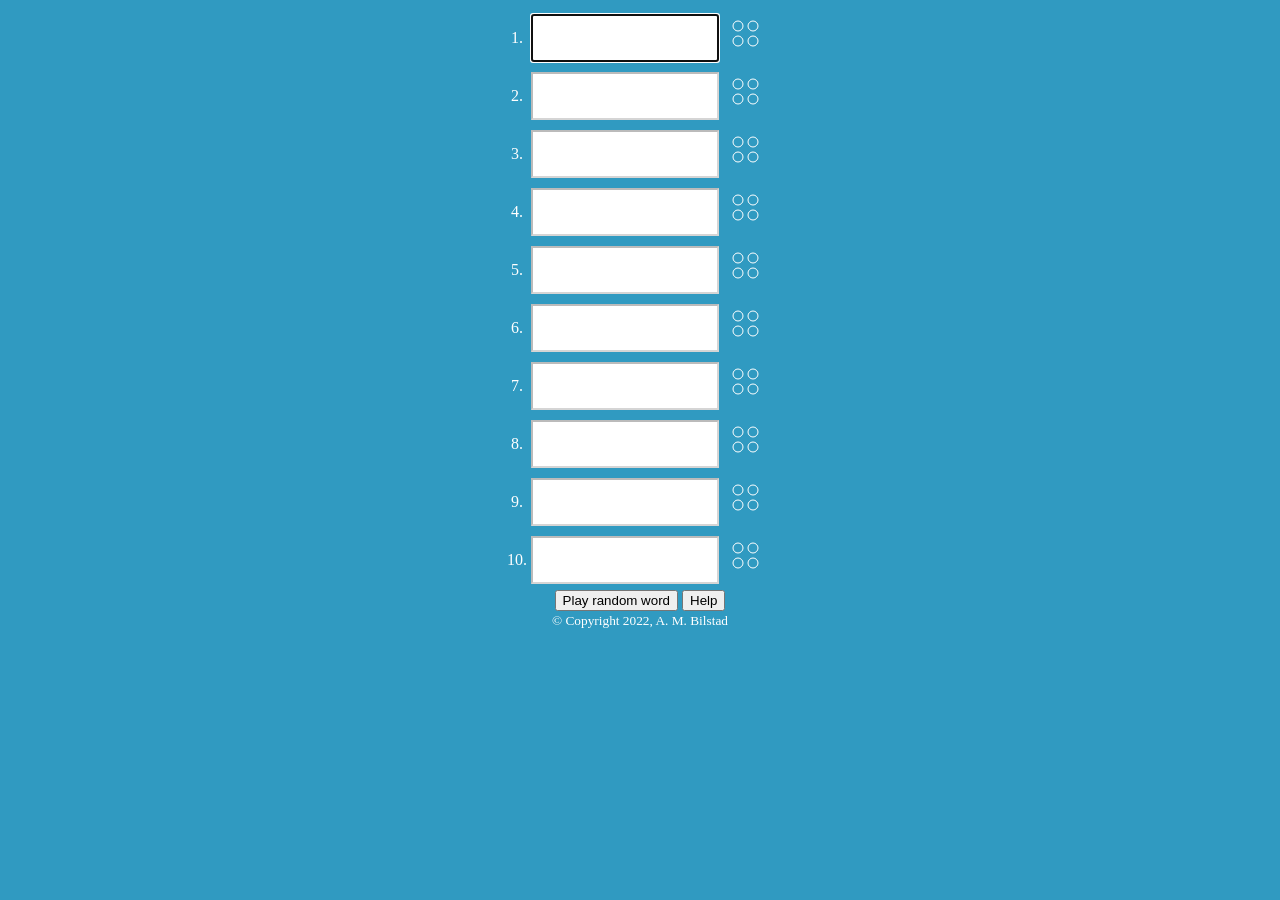
<file: index.html>
<!DOCTYPE html>
<html>
<head>
<title>Zejo - Word Challenge</title>
<style>
.but {
  text-align: center;
  margin-left: auto;
  margin-right: auto;
}

.topdiv {
  text-align: center;
  margin-left: auto;
  margin-right: auto;
}

#helpMessage {
  position: fixed; /* Sit on top of the screen */
  visibility: hidden;
  top: 10%;
  left: 50%;
  width: 280px;
  padding: 10px;
  margin-left: -150px;
  background-color: #333;
  color: #fff;
  border-radius: 10px; /* Rounded borders */
  z-index: 1;
}

#helpMessage.show {
  visibility: visible;
}

#snackbar {
  position: fixed; /* Sit on top of the screen */
  visibility: hidden;
  bottom: 50%;
  left: 50%;
  min-width: 250px;
  padding: 15px;
  margin-left: -140px;
  background-color: #333;
  color: #fff;
  text-align: center;
  border-radius: 10px; /* Rounded borders */
  z-index: 1;
}

#snackbar.show {
  visibility: visible;
  /* Add animation: Take 0.5 seconds to fade in and out
  However, delay the fade out process for 2.5 seconds */
  -webkit-animation: fadein 0.5s, fadeout 0.5s 2.5s;
  animation: fadein 0.5s, fadeout 0.5s 2.5s;
}

/* Animations to fade the snackbar in and out */
@-webkit-keyframes fadein {
  from {bottom: 47%; opacity: 0;}
  to {bottom: 50%; opacity: 1;}
}

@keyframes fadein {
  from {bottom: 47%; opacity: 0;}
  to {bottom: 50%; opacity: 1;}
}

@-webkit-keyframes fadeout {
  from {bottom: 50%; opacity: 1;}
  to {bottom: 47%; opacity: 0;}
}

@keyframes fadeout {
  from {bottom: 50%; opacity: 1;}
  to {bottom: 47%; opacity: 0;}
}

input {
  font-family: sans-serif;
  font-weight: bold;
  font-size: 36px;
  letter-spacing: 5px;
  text-transform: uppercase;
  width: 5em;
}

input:disabled {
  background-color: white;
}

body {
  color: white;
  background-color: rgba(48,154,193,255);
}

table {
  width: auto;
  margin-left: auto;
  margin-right: auto;
}

tr {
  vertical-align: middle;
}

#myform_submit {
  visibility: hidden;
  position: fixed;
}
</style>
</head>

<body>
<meta name="viewport" content="width=device-width, initial-scale=1">

<div class="topdiv">
<form id="myform" method="" autocomplete="off">
<table>
<tr><td>1.</td><td><input type="text" pattern="[a-zA-Z]*" maxlength="4" autofocus></td><td><canvas width="50" height="50"></canvas></td></tr>
<tr><td>2.</td><td><input type="text" pattern="[a-zA-Z]*" maxlength="4" disabled="true"></td><td><canvas width="50" height="50"></canvas></td></tr>
<tr><td>3.</td><td><input type="text" pattern="[a-zA-Z]*" maxlength="4" disabled="true"></td><td><canvas width="50" height="50"></canvas></td></tr>
<tr><td>4.</td><td><input type="text" pattern="[a-zA-Z]*" maxlength="4" disabled="true"></td><td><canvas width="50" height="50"></canvas></td></tr>
<tr><td>5.</td><td><input type="text" pattern="[a-zA-Z]*" maxlength="4" disabled="true"></td><td><canvas width="50" height="50"></canvas></td></tr>
<tr><td>6.</td><td><input type="text" pattern="[a-zA-Z]*" maxlength="4" disabled="true"></td><td><canvas width="50" height="50"></canvas></td></tr>
<tr><td>7.</td><td><input type="text" pattern="[a-zA-Z]*" maxlength="4" disabled="true"></td><td><canvas width="50" height="50"></canvas></td></tr>
<tr><td>8.</td><td><input type="text" pattern="[a-zA-Z]*" maxlength="4" disabled="true"></td><td><canvas width="50" height="50"></canvas></td></tr>
<tr><td>9.</td><td><input type="text" pattern="[a-zA-Z]*" maxlength="4" disabled="true"></td><td><canvas width="50" height="50"></canvas></td></tr>
<tr><td>10.</td><td><input type="text" pattern="[a-zA-Z]*" maxlength="4" disabled="true"></td><td><canvas width="50" height="50"></canvas></td></tr>
</table>
<input id="myform_submit" type="submit" onclick="return onEnter2()">
</form>
</div>
<div class="but">
<button id="randButton" onclick="getRandomWord()">Play random word</button>
<button id="helpButton" onclick="showHelp()">Help</button>
</div>
<footer class="topdiv"> <small>&copy; Copyright 2022, A. M. Bilstad</small> </footer> 
<div id="snackbar">message</div>

<div id="helpMessage">
<p>Guess the word-of-the-day using ten guesses or less.  Submit each guess by typing 4 letters,
followed by the Enter key.  (A guess is not required to be a valid word.)  After each guess, a response is
provided to the guess in the four circles to the right:  A red dot indicates there is a correct letter
in a correct position.  A white dot indicates there is a correct letter, but not in the correct
position.</p>
<p>If you'd like to play using a different word than the word-of-the-day, press the "Play random word" button.</p>
<div class="but">
<button id="helpCloseButton" onclick="closeHelp()">OK</button>
</div>
</div>

<script>

// Copyright 2022  A. M. Bilstad
// All rights reserved

//<button id="friendButton" onclick="getWord()">Challenge a friend</button>

let inHelp = false;

const myform = document.getElementById("myform");
const word_len = 4;
const num_guesses = 10;
//const bgcolor = 'rgb(0,0,255)';
const bgcolor = 'rgba(48,154,193,255)';
const top_marg = 50;

const win_msg = {
  1: 'Incredibly lucky!',
  2: 'Pure genius!',
  3: 'Wow! Amazing!',
  4: 'Awesome!',
  5: 'Super!',
  6: 'Fantastic!',
  7: 'Well done!',
  8: 'Great!',
  9: 'Nice job!',
  10: 'You did it!',
}

// game variables:
let word = null;
let gi = 0;
let done = false;

let gtext = myform.querySelectorAll("input");
let rcanv = myform.querySelectorAll("canvas");
gtext[0].value = "";
rcanv.forEach((c) => {
  //console.log(`${c.id} ${c.width} ${c.height}`);
  let ctx = c.getContext("2d");
  ctx.fillStyle = bgcolor;
  ctx.fillRect(0, 0, c.width, c.height);
});

function begin() {
  getWordOfTheDay();
  playSetup();
}

function showHelp() {
  document.getElementById("helpMessage").className = "show";
  inHelp = true;
}

function closeHelp() {
  let m = document.getElementById("helpMessage");
  m.className = m.className.replace("show", "");
  inHelp = false;
}

function getRandomWord() {
  if (inHelp) return;
  let i = Math.floor(Math.random() * dict.length);
  let w = dict[i];
  word = w.toUpperCase();
  playSetup();
  showToast("OK, a new random word has been chosen")
}

function getWord() {
  let w = window.prompt('Choose a secret word (4 letters)');
  word = w.toUpperCase();
  playSetup();
}

function myhash(d) {
  return Math.floor(((d%5*7477 + d%61*2017 + 701)*6311) % dict.length);
}

function getWordOfTheDay() {
  let now = Math.floor(new Date() / 1000);
  let tzoffset = 8*60*60;
  let d = Math.floor((now - tzoffset) / (24*60*60));
  //console.log(`day is ${d}`);
  let w = dict[myhash(d)];
  word = w.toUpperCase();
}

function playSetup() {
  gi = 0;
  done = false;
  for (let i=0; i < num_guesses; i++) {
    gtext[i].value = "";
    gtext[i].setAttribute("disabled", "true");
    showResult(i, {red:0, white:0});
  }
  gtext[0].removeAttribute("disabled");
  gtext[0].focus();
}

function onEnter2() {
  let g = gtext[gi].value;
  //console.log(`submit guess ${gi} ${g}`);
  g = g.replace(/[^A-Za-z]/g, '');
  if (g.length < 4) return false;
  let solved = onGuess(g.toUpperCase(), gi);
  gi++
  if (!solved && gi < num_guesses) {
    gtext[gi].value = "";
    gtext[gi].removeAttribute("disabled");
    gtext[gi].focus();
    gtext[gi-1].setAttribute("disabled", "true");
  } else {
    gtext[gi-1].setAttribute("disabled", "true");
    done = true;
    if (solved) {
      showToast(win_msg[gi]);
    } else {
      showToast(`Sorry! The answer was ${word}`);
    }
  }
  return false;  // false always needed to consume input form
}

function onGuess(guess, gi) {
  //console.log(`guess:  ${gi} ${guess}`);
  let result = calcResult(word, guess);
  //console.log(`result:  ${result.red} ${result.white}`);
  showResult(gi, result);
  return (result.red == word_len);
}

function calcResult(word, guess) {
  let red = 0;
  let white = 0;

  let w = []
  let g = []
  for (let i=0; i < guess.length; i++) {
    if (guess[i] === word[i]) {
      red += 1;
      g[i] = '-';
      w[i] = '-';
    } else {
      w[i] = word[i];
      g[i] = guess[i];
    }
  }

  for (let i=0; i < guess.length; i++) {
    if (g[i] != '-') {
      let j = w.indexOf(g[i]);
      //console.log(`white match: guess ${g} word ${w} ${i} ${j}`);
      if (j != -1) {
        white += 1;
        w[j] = '-';
      }
    }
  }

  return {red:red, white:white}
}

function showResult(gi, result) {
  //console.log(`show result ${gi} ${result}`);
  const c = rcanv[gi];
  const ctx = c.getContext("2d");
  let ey = 15;
  let r = result.red;
  let w = result.white;
  ctx.strokeStyle = `rgb(255,255,255)`;
  ctx.fillStyle = `rgb(255,0,0)`;
  for (let i=0; i < 4; i++) {
    if (r > 0) {
      ctx.fillStyle = `rgb(255,0,0)`;
      r--;
    }
    else if (w > 0) {
      ctx.fillStyle = `rgb(255,255,255)`;
      w--;
    }
    else {
      ctx.fillStyle = bgcolor;
    }
    ctx.beginPath();
    ctx.ellipse(15+(i % 2)*15, ey+(Math.floor(i/2))*15, 5, 5, 0, 0, 2*Math.PI);
    ctx.fill();
    ctx.stroke();
  }
}

function showToast(msg) {
  var x = document.getElementById("snackbar");
  x.innerHTML = msg;
  x.className = "show";  // Add the "show" class to DIV

  // this delay is roughly the sum of fade_in + dwell + fade_out
  setTimeout(function(){ x.className = x.className.replace("show", ""); }, 2900);
}


const dict_str = "[base64]";

const dict = atob(dict_str).split("\n");

begin();

</script>

</body>
</html>
</file>
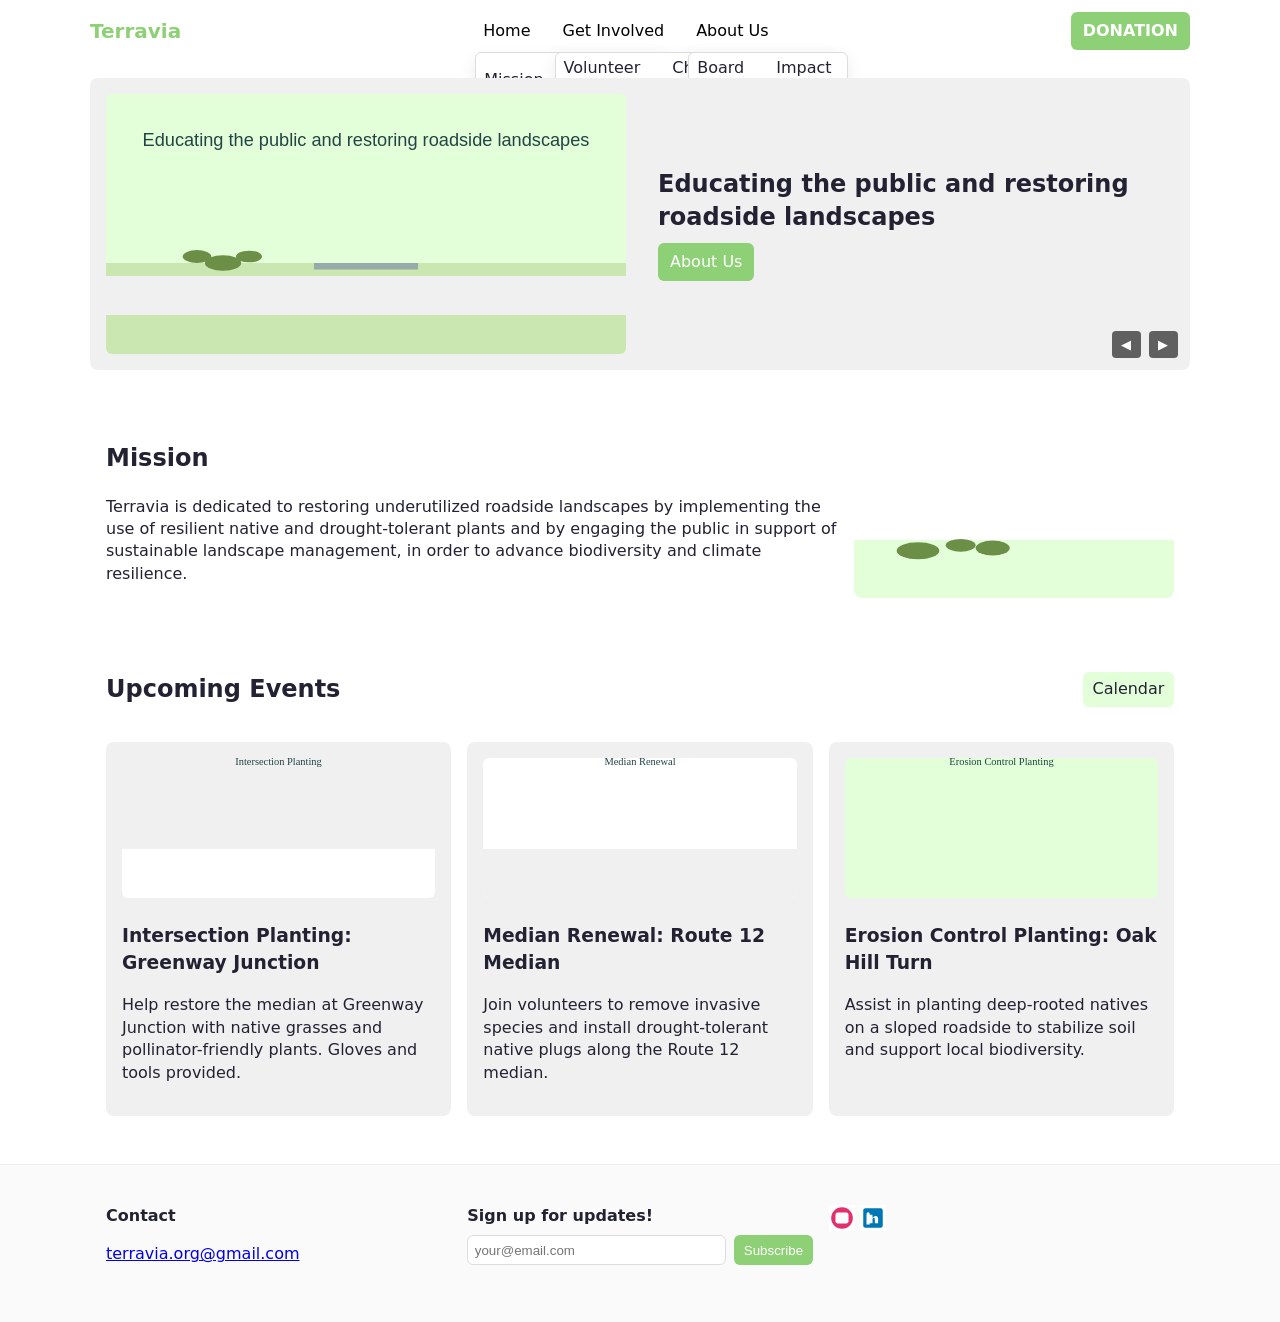
<file: terravia/index.html>
<!doctype html>
<html lang="en">
<head>
  <meta charset="utf-8">
  <meta name="viewport" content="width=device-width,initial-scale=1">
  <title>Terravia — Restoring Roadside Landscapes</title>
  <link rel="stylesheet" href="/terravia/css/terravia.css">
</head>
<body>
  <header class="site-header">
    <div class="container header-inner">
      <div class="site-title">Terravia</div>
      <nav class="main-nav" aria-label="Primary">
        <ul>
          <li class="nav-item dropdown" data-dropdown="home">
            <button class="drop-toggle">Home</button>
            <ul class="dropdown-menu" id="home-dropdown">
              <li><a href="#mission">Mission</a></li>
              <li><a href="#upcoming">Upcoming Events</a></li>
            </ul>
          </li>
          <li class="nav-item dropdown" data-dropdown="getinvolved">
            <button class="drop-toggle">Get Involved</button>
            <ul class="dropdown-menu" id="getinvolved-dropdown">
              <li><a href="/terravia/get-involved.html#volunteer">Volunteer</a></li>
              <li><a href="/terravia/get-involved.html#chapter">Chapter</a></li>
              <li><a href="/terravia/get-involved.html#partner">Partner</a></li>
            </ul>
          </li>
          <li class="nav-item dropdown" data-dropdown="about">
            <button class="drop-toggle">About Us</button>
            <ul class="dropdown-menu" id="about-dropdown">
              <li><a href="/terravia/about.html#board">Board</a></li>
              <li><a href="/terravia/about.html#impact">Impact</a></li>
            </ul>
          </li>
        </ul>
      </nav>
      <a class="donate-btn" href="/terravia/about.html#donation">DONATION</a>
    </div>
  </header>

  <main>
    <!-- Carousel -->
    <section class="carousel" aria-label="Image Carousel">
      <div class="slides" id="slides">
        <article class="slide" data-index="0">
          <img src="/terravia/images/slide1.svg" alt="Roadside landscape with native plants and grasses">
          <div class="slide-content">
            <h2>Educating the public and restoring roadside landscapes</h2>
            <a class="cta" href="/terravia/about.html">About Us</a>
          </div>
        </article>
        <article class="slide" data-index="1">
          <img src="/terravia/images/slide2.svg" alt="Road median prepared for planting native species">
          <div class="slide-content">
            <h2>Join the team!</h2>
            <a class="cta" href="/terravia/get-involved.html#volunteer">Volunteer</a>
          </div>
        </article>
        <article class="slide" data-index="2">
          <img src="/terravia/images/slide3.svg" alt="Restored roadside with drought-tolerant native plants">
          <div class="slide-content">
            <h2>Help us continue our mission</h2>
            <a class="cta" href="/terravia/about.html#donation">Donate</a>
          </div>
        </article>
      </div>
      <div class="carousel-controls">
        <button id="prev" aria-label="Previous slide">◀</button>
        <button id="next" aria-label="Next slide">▶</button>
      </div>
    </section>

    <!-- Mission -->
    <section id="mission" class="mission container">
      <div class="mission-text">
        <h2>Mission</h2>
        <p>Terravia is dedicated to restoring underutilized roadside landscapes by implementing the use of resilient native and drought-tolerant plants and by engaging the public in support of sustainable landscape management, in order to advance biodiversity and climate resilience.</p>
      </div>
      <div class="mission-image">
        <img src="/terravia/images/mission.svg" alt="Stylized native meadow beside a roadway">
      </div>
    </section>

    <!-- Upcoming Events -->
    <section id="upcoming" class="upcoming container">
      <div class="section-header">
        <h2>Upcoming Events</h2>
        <a class="calendar-btn" href="https://calendar.google.com/calendar/u/3?cid=OTRhMmQ3ZmFkMjRmYTBjOTFkMjJjMDUyNTIwYjRkMzRkZmJjN2IzN2NhMTNkZDQ5NWViZjczODA0ODMzMDU0ZEBncm91cC5jYWxlbmRhci5nb29nbGUuY29t" target="_blank" rel="noopener">Calendar</a>
      </div>
      <div class="events-grid">
        <article class="event-card">
          <img src="/terravia/images/event1.svg" alt="Highway intersection planting site">
          <h3>Intersection Planting: Greenway Junction</h3>
          <p>Help restore the median at Greenway Junction with native grasses and pollinator-friendly plants. Gloves and tools provided.</p>
        </article>
        <article class="event-card">
          <img src="/terravia/images/event2.svg" alt="Road median restoration work">
          <h3>Median Renewal: Route 12 Median</h3>
          <p>Join volunteers to remove invasive species and install drought-tolerant native plugs along the Route 12 median.</p>
        </article>
        <article class="event-card">
          <img src="/terravia/images/event3.svg" alt="Roadside erosion control planting">
          <h3>Erosion Control Planting: Oak Hill Turn</h3>
          <p>Assist in planting deep-rooted natives on a sloped roadside to stabilize soil and support local biodiversity.</p>
        </article>
      </div>
    </section>
  </main>

  <footer class="site-footer">
    <div class="container footer-grid">
      <div class="footer-col">
        <h4>Contact</h4>
        <p><a href="mailto:terravia.org@gmail.com">terravia.org@gmail.com</a></p>
      </div>
      <div class="footer-col">
        <h4>Sign up for updates!</h4>
        <form class="signup" action="#" onsubmit="event.preventDefault(); alert('Thanks — this is a placeholder signup.');">
          <label for="email" class="sr-only">Email address</label>
          <input id="email" type="email" placeholder="your@email.com" required>
          <button type="submit">Subscribe</button>
        </form>
      </div>
      <div class="footer-col social">
        <a href="#" aria-label="Instagram" class="social-link"><img src="/terravia/images/instagram.svg" alt="Instagram logo"></a>
        <a href="#" aria-label="LinkedIn" class="social-link"><img src="/terravia/images/linkedin.svg" alt="LinkedIn logo"></a>
      </div>
    </div>
  </footer>

  <script src="/terravia/js/nav.js"></script>
  <script src="/terravia/js/carousel.js"></script>
</body>
</html>
</file>
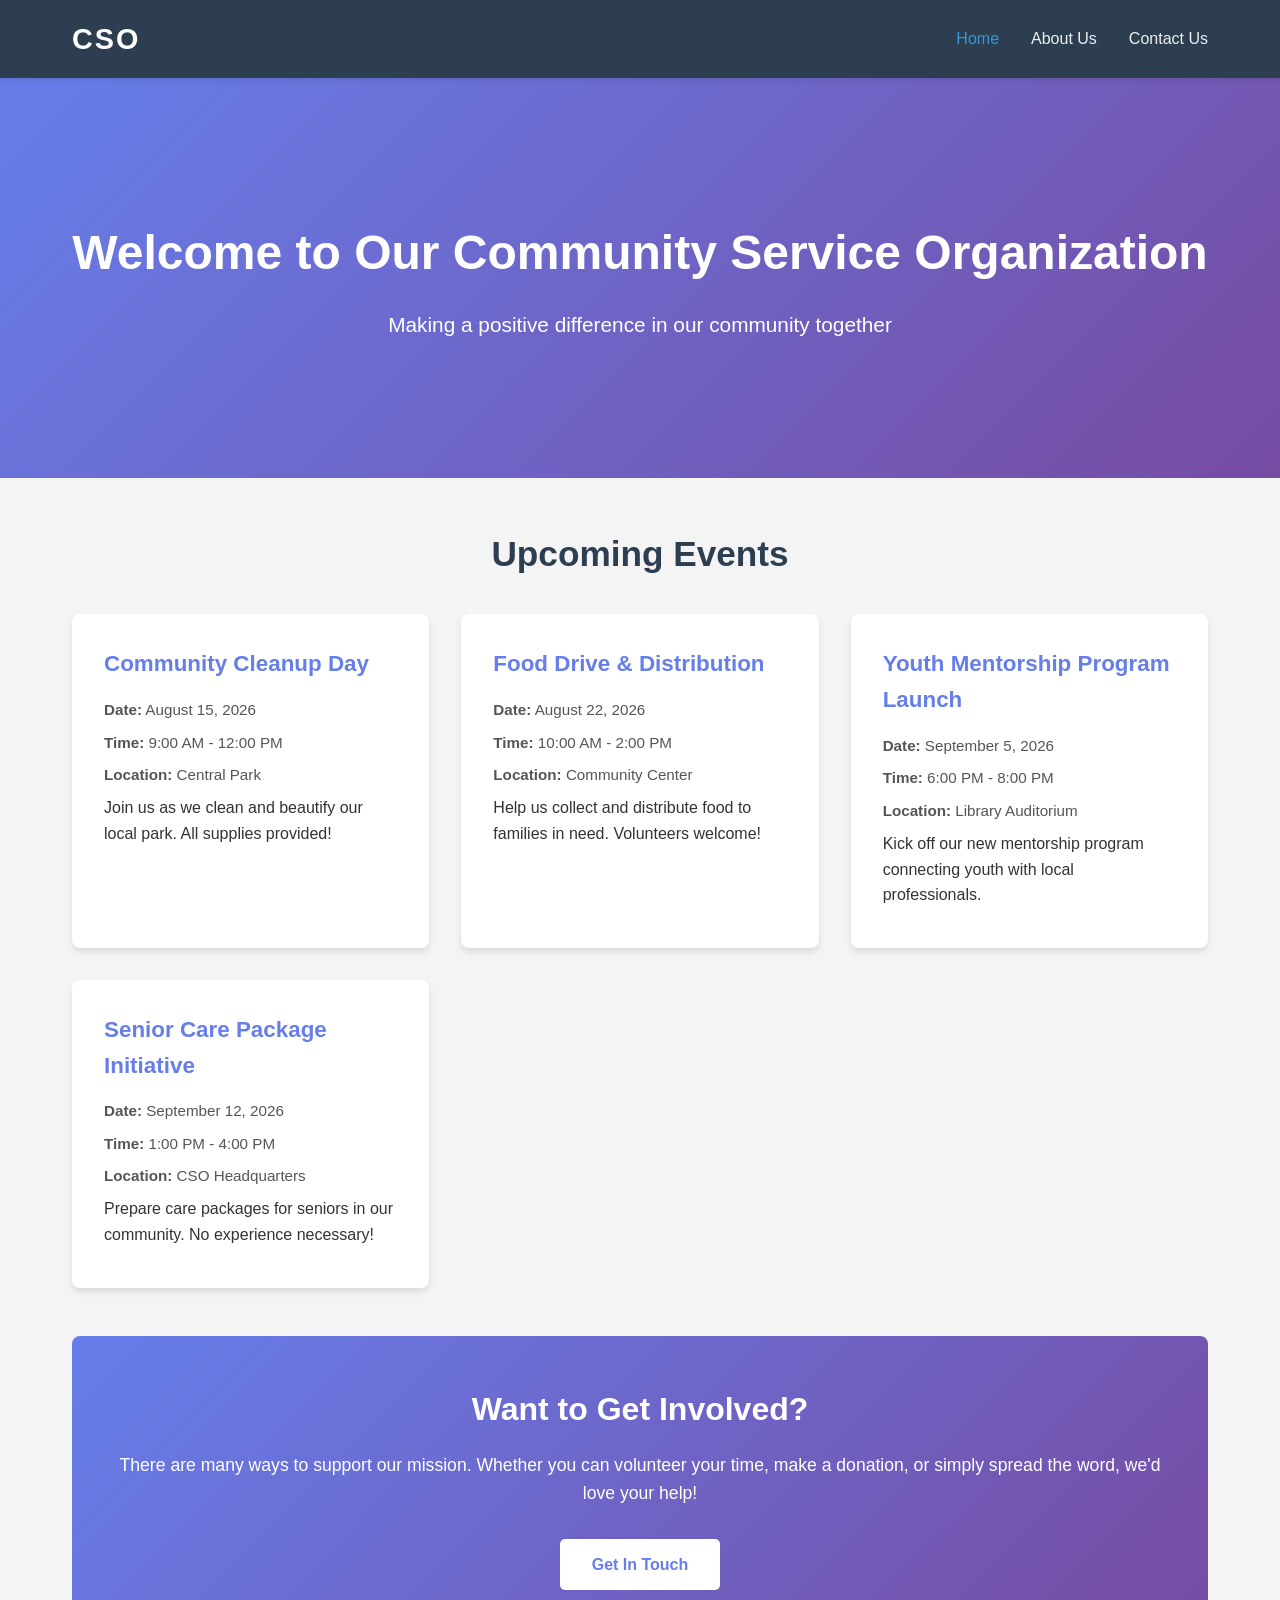
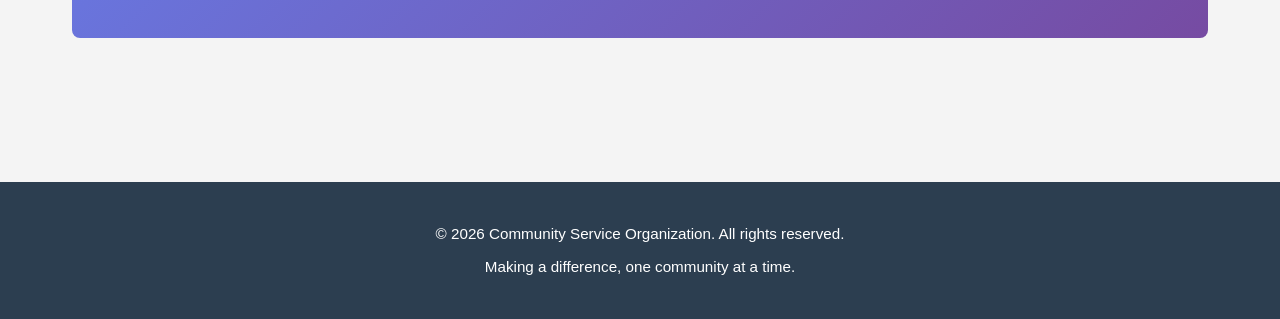
<file: tv/index.html>
<!DOCTYPE html>
<html lang="en">
<head>
    <meta charset="UTF-8">
    <meta name="viewport" content="width=device-width, initial-scale=1.0">
    <title>Community Service Organization</title>
    <link rel="stylesheet" href="styles.css">
</head>
<body>
    <!-- Navigation Bar -->
    <nav class="navbar">
        <div class="nav-container">
            <div class="logo">CSO</div>
            <ul class="nav-menu">
                <li><a href="index.html" class="nav-link active">Home</a></li>
                <li><a href="about.html" class="nav-link">About Us</a></li>
                <li><a href="contact.html" class="nav-link">Contact Us</a></li>
            </ul>
        </div>
    </nav>

    <!-- Hero Section -->
    <section class="hero">
        <div class="hero-content">
            <h1>Welcome to Our Community Service Organization</h1>
            <p>Making a positive difference in our community together</p>
        </div>
    </section>

    <!-- Main Content -->
    <main class="container">
        <section class="upcoming-events">
            <h2>Upcoming Events</h2>
            <div class="events-grid">
                <div class="event-card">
                    <h3>Community Cleanup Day</h3>
                    <p class="event-date"><strong>Date:</strong> August 15, 2026</p>
                    <p class="event-time"><strong>Time:</strong> 9:00 AM - 12:00 PM</p>
                    <p class="event-location"><strong>Location:</strong> Central Park</p>
                    <p>Join us as we clean and beautify our local park. All supplies provided!</p>
                </div>

                <div class="event-card">
                    <h3>Food Drive & Distribution</h3>
                    <p class="event-date"><strong>Date:</strong> August 22, 2026</p>
                    <p class="event-time"><strong>Time:</strong> 10:00 AM - 2:00 PM</p>
                    <p class="event-location"><strong>Location:</strong> Community Center</p>
                    <p>Help us collect and distribute food to families in need. Volunteers welcome!</p>
                </div>

                <div class="event-card">
                    <h3>Youth Mentorship Program Launch</h3>
                    <p class="event-date"><strong>Date:</strong> September 5, 2026</p>
                    <p class="event-time"><strong>Time:</strong> 6:00 PM - 8:00 PM</p>
                    <p class="event-location"><strong>Location:</strong> Library Auditorium</p>
                    <p>Kick off our new mentorship program connecting youth with local professionals.</p>
                </div>

                <div class="event-card">
                    <h3>Senior Care Package Initiative</h3>
                    <p class="event-date"><strong>Date:</strong> September 12, 2026</p>
                    <p class="event-time"><strong>Time:</strong> 1:00 PM - 4:00 PM</p>
                    <p class="event-location"><strong>Location:</strong> CSO Headquarters</p>
                    <p>Prepare care packages for seniors in our community. No experience necessary!</p>
                </div>
            </div>
        </section>

        <section class="cta-section">
            <h2>Want to Get Involved?</h2>
            <p>There are many ways to support our mission. Whether you can volunteer your time, make a donation, or simply spread the word, we'd love your help!</p>
            <a href="contact.html" class="cta-button">Get In Touch</a>
        </section>
    </main>

    <!-- Footer -->
    <footer class="footer">
        <p>&copy; 2026 Community Service Organization. All rights reserved.</p>
        <p>Making a difference, one community at a time.</p>
    </footer>
</body>
</html>
</file>
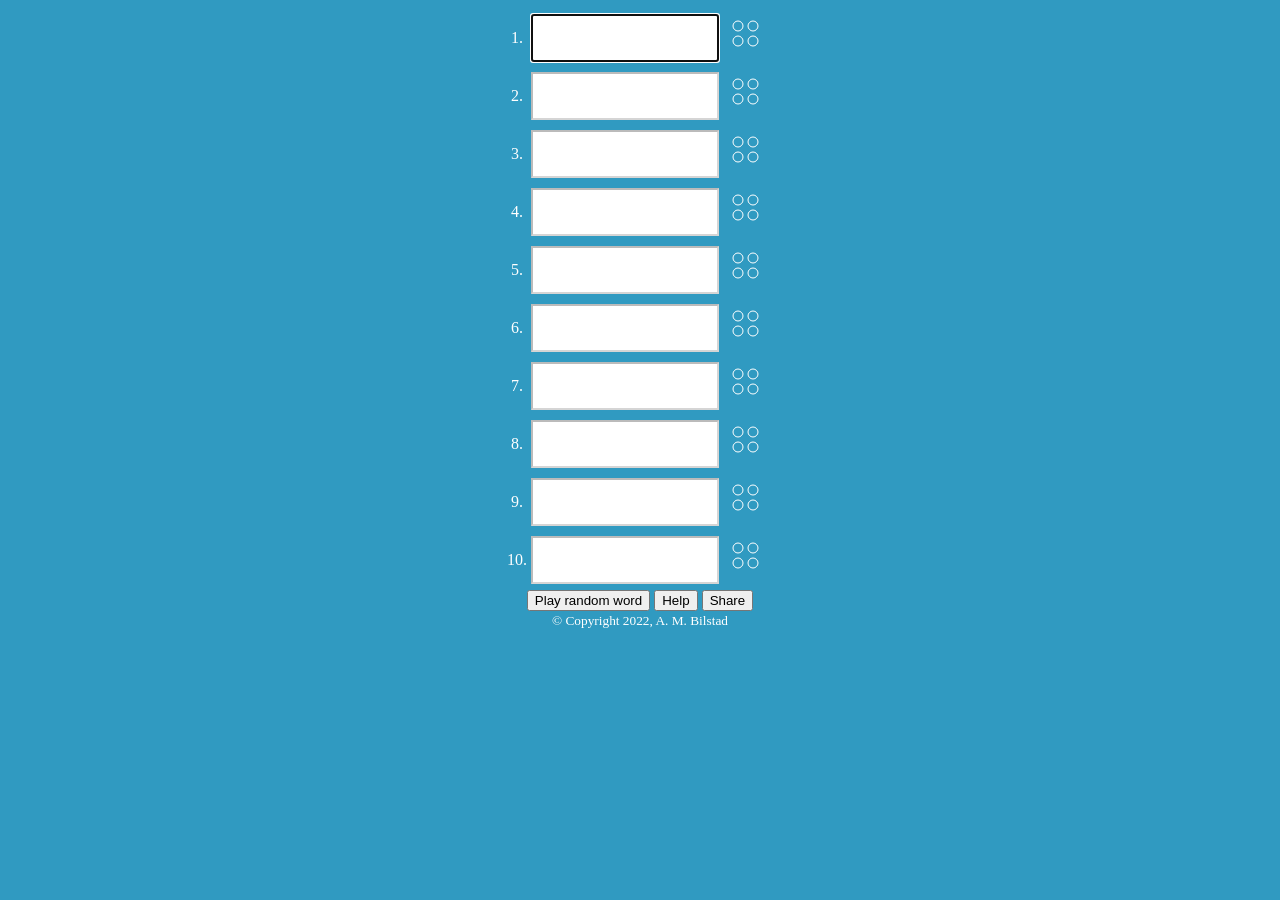
<file: test.html>
<!DOCTYPE html>
<html>
<head>
<title>Zejo - Word Challenge</title>
<style>
.but {
  text-align: center;
  margin-left: auto;
  margin-right: auto;
}

.topdiv {
  text-align: center;
  margin-left: auto;
  margin-right: auto;
}

#helpMessage {
  position: fixed; /* Sit on top of the screen */
  visibility: hidden;
  top: 10%;
  left: 50%;
  width: 280px;
  padding: 10px;
  margin-left: -150px;
  background-color: #333;
  color: #fff;
  border-radius: 10px; /* Rounded borders */
  z-index: 1;
}

#helpMessage.show {
  visibility: visible;
}

#snackbar {
  position: fixed; /* Sit on top of the screen */
  visibility: hidden;
  bottom: 50%;
  left: 50%;
  min-width: 250px;
  padding: 15px;
  margin-left: -140px;
  background-color: #333;
  color: #fff;
  text-align: center;
  border-radius: 10px; /* Rounded borders */
  z-index: 1;
}

#snackbar.show {
  visibility: visible;
  /* Add animation: Take 0.5 seconds to fade in and out
  However, delay the fade out process for 2.5 seconds */
  -webkit-animation: fadein 0.5s, fadeout 0.5s 2.5s;
  animation: fadein 0.5s, fadeout 0.5s 2.5s;
}

/* Animations to fade the snackbar in and out */
@-webkit-keyframes fadein {
  from {bottom: 47%; opacity: 0;}
  to {bottom: 50%; opacity: 1;}
}

@keyframes fadein {
  from {bottom: 47%; opacity: 0;}
  to {bottom: 50%; opacity: 1;}
}

@-webkit-keyframes fadeout {
  from {bottom: 50%; opacity: 1;}
  to {bottom: 47%; opacity: 0;}
}

@keyframes fadeout {
  from {bottom: 50%; opacity: 1;}
  to {bottom: 47%; opacity: 0;}
}

input {
  font-family: sans-serif;
  font-weight: bold;
  font-size: 36px;
  letter-spacing: 5px;
  text-transform: uppercase;
  width: 5em;
}

input:disabled {
  background-color: white;
}

body {
  color: white;
  background-color: rgba(48,154,193,255);
}

table {
  width: auto;
  margin-left: auto;
  margin-right: auto;
}

tr {
  vertical-align: middle;
}

#myform_submit {
  visibility: hidden;
  position: fixed;
}
</style>
</head>

<body>
<meta name="viewport" content="width=device-width, initial-scale=1">

<div class="topdiv">
<form id="myform" method="" autocomplete="off">
<table>
<tr><td>1.</td><td><input type="text" pattern="[a-zA-Z]*" maxlength="4" autofocus></td><td><canvas width="50" height="50"></canvas></td></tr>
<tr><td>2.</td><td><input type="text" pattern="[a-zA-Z]*" maxlength="4" disabled="true"></td><td><canvas width="50" height="50"></canvas></td></tr>
<tr><td>3.</td><td><input type="text" pattern="[a-zA-Z]*" maxlength="4" disabled="true"></td><td><canvas width="50" height="50"></canvas></td></tr>
<tr><td>4.</td><td><input type="text" pattern="[a-zA-Z]*" maxlength="4" disabled="true"></td><td><canvas width="50" height="50"></canvas></td></tr>
<tr><td>5.</td><td><input type="text" pattern="[a-zA-Z]*" maxlength="4" disabled="true"></td><td><canvas width="50" height="50"></canvas></td></tr>
<tr><td>6.</td><td><input type="text" pattern="[a-zA-Z]*" maxlength="4" disabled="true"></td><td><canvas width="50" height="50"></canvas></td></tr>
<tr><td>7.</td><td><input type="text" pattern="[a-zA-Z]*" maxlength="4" disabled="true"></td><td><canvas width="50" height="50"></canvas></td></tr>
<tr><td>8.</td><td><input type="text" pattern="[a-zA-Z]*" maxlength="4" disabled="true"></td><td><canvas width="50" height="50"></canvas></td></tr>
<tr><td>9.</td><td><input type="text" pattern="[a-zA-Z]*" maxlength="4" disabled="true"></td><td><canvas width="50" height="50"></canvas></td></tr>
<tr><td>10.</td><td><input type="text" pattern="[a-zA-Z]*" maxlength="4" disabled="true"></td><td><canvas width="50" height="50"></canvas></td></tr>
</table>
<input id="myform_submit" type="submit" onclick="return onEnter()">
</form>
</div>
<div class="but">
<button id="randButton" onclick="getRandomWord()">Play random word</button>
<button id="helpButton" onclick="showHelp()">Help</button>
<button id="shareButton" onclick="share()">Share</button>
</div>
<footer class="topdiv"> <small>&copy; Copyright 2022, A. M. Bilstad</small> </footer> 
<div id="snackbar">message</div>

<div id="helpMessage">
<p>Guess the word-of-the-day using ten guesses or less.  Submit each guess by typing 4 letters,
followed by the Enter key.  (A guess is not required to be a valid word.)  After each guess, a response is
provided to the guess in the four circles to the right:  A red dot indicates there is a correct letter
in a correct position.  A white dot indicates there is a correct letter, but not in the correct
position.</p>
<p>If you'd like to play using a different word than the word-of-the-day, press the "Play random word" button.</p>
<div class="but">
<button id="helpCloseButton" onclick="closeHelp()">OK</button>
</div>
</div>

<script src="clipboard.min.js"></script>

<script>

// Copyright 2022  A. M. Bilstad
// All rights reserved

//<button id="friendButton" onclick="getWord()">Challenge a friend</button>

let inHelp = false;

const myform = document.getElementById("myform");
const word_len = 4;
const num_guesses = 10;
//const bgcolor = 'rgb(0,0,255)';
const bgcolor = 'rgba(48,154,193,255)';
const top_marg = 50;

const win_msg = {
  1: 'Incredibly lucky!',
  2: 'Pure genius!',
  3: 'Wow! Amazing!',
  4: 'Awesome!',
  5: 'Super!',
  6: 'Fantastic!',
  7: 'Well done!',
  8: 'Great!',
  9: 'Nice job!',
  10: 'You did it!',
}

// game variables:
let word = null;
let gi = 0;
let done = false;
let share_msg = "";

let gtext = myform.querySelectorAll("input");
let rcanv = myform.querySelectorAll("canvas");
gtext[0].value = "";
rcanv.forEach((c) => {
  //console.log(`${c.id} ${c.width} ${c.height}`);
  let ctx = c.getContext("2d");
  ctx.fillStyle = bgcolor;
  ctx.fillRect(0, 0, c.width, c.height);
});

function begin() {
  let w = getWordOfTheDay();
  let now = new Date();
  let source = (now.getMonth()+1).toString() + "-" + now.getDate().toString() + "-" + now.getFullYear().toString();
  playSetup(w, source);
}

function showHelp() {
  document.getElementById("helpMessage").className = "show";
  inHelp = true;
}

function closeHelp() {
  let m = document.getElementById("helpMessage");
  m.className = m.className.replace("show", "");
  inHelp = false;
}

function share() {
  ClipboardJS.copy(share_msg + '\n');
  showToast("Results copied to clipboard");
}

function getRandomWord() {
  if (inHelp) return;
  let i = Math.floor(Math.random() * dict.length);
  let w = dict[i];
  playSetup(w, 'random');
  showToast("OK, a new random word has been chosen");
}

function getWord() {
  let w = window.prompt('Choose a secret word (4 letters)');
  playSetup(w, 'from user');
}

function myhash(d) {
  return Math.floor(((d%5*7477 + d%61*2017 + 701)*6311) % dict.length);
}

function getWordOfTheDay() {
  let now = Math.floor(new Date() / 1000);
  let tzoffset = 8*60*60;
  let d = Math.floor((now - tzoffset) / (24*60*60));
  //console.log(`day is ${d}`);
  let w = dict[myhash(d)];
  return w;
}

function playSetup(w, source) {
  word = w.toUpperCase();
  gi = 0;
  done = false;
  share_msg = "Zejo " + source + "\n";
  for (let i=0; i < num_guesses; i++) {
    gtext[i].value = "";
    gtext[i].setAttribute("disabled", "true");
    showResult(i, {red:0, white:0});
  }
  gtext[0].removeAttribute("disabled");
  gtext[0].focus();
}

function onEnter() {
  let g = gtext[gi].value;
  //console.log(`submit guess ${gi} ${g}`);
  g = g.replace(/[^A-Za-z]/g, '');
  if (g.length < 4) return false;
  let solved = onGuess(g.toUpperCase(), gi);
  gi++
  if (!solved && gi < num_guesses) {
    gtext[gi].value = "";
    gtext[gi].removeAttribute("disabled");
    gtext[gi].focus();
    gtext[gi-1].setAttribute("disabled", "true");
  } else {
    gtext[gi-1].setAttribute("disabled", "true");
    done = true;
    if (solved) {
      showToast(win_msg[gi]);
    } else {
      showToast(`Sorry! The answer was ${word}`);
    }
  }
  return false;  // false always needed to consume input form
}

function onGuess(guess, gi) {
  //console.log(`guess:  ${gi} ${guess}`);
  let result = calcResult(word, guess);
  //console.log(`result:  ${result.red} ${result.white}`);
  showResult(gi, result);
  share_msg = share_msg + `${gi+1} ` + '\u{1f534}'.repeat(result.red) + '\u{26aa}'.repeat(result.white) + '\n';
  return (result.red == word_len);
}

function calcResult(word, guess) {
  let red = 0;
  let white = 0;

  let w = []
  let g = []
  for (let i=0; i < guess.length; i++) {
    if (guess[i] === word[i]) {
      red += 1;
      g[i] = '-';
      w[i] = '-';
    } else {
      w[i] = word[i];
      g[i] = guess[i];
    }
  }

  for (let i=0; i < guess.length; i++) {
    if (g[i] != '-') {
      let j = w.indexOf(g[i]);
      //console.log(`white match: guess ${g} word ${w} ${i} ${j}`);
      if (j != -1) {
        white += 1;
        w[j] = '-';
      }
    }
  }

  return {red:red, white:white}
}

function showResult(gi, result) {
  //console.log(`show result ${gi} ${result}`);
  const c = rcanv[gi];
  const ctx = c.getContext("2d");
  let ey = 15;
  let r = result.red;
  let w = result.white;
  ctx.strokeStyle = `rgb(255,255,255)`;
  ctx.fillStyle = `rgb(255,0,0)`;
  for (let i=0; i < 4; i++) {
    if (r > 0) {
      ctx.fillStyle = `rgb(255,0,0)`;
      r--;
    }
    else if (w > 0) {
      ctx.fillStyle = `rgb(255,255,255)`;
      w--;
    }
    else {
      ctx.fillStyle = bgcolor;
    }
    ctx.beginPath();
    ctx.ellipse(15+(i % 2)*15, ey+(Math.floor(i/2))*15, 5, 5, 0, 0, 2*Math.PI);
    ctx.fill();
    ctx.stroke();
  }
}

function showToast(msg) {
  var x = document.getElementById("snackbar");
  x.innerHTML = msg;
  x.className = "show";  // Add the "show" class to DIV

  // this delay is roughly the sum of fade_in + dwell + fade_out
  setTimeout(function(){ x.className = x.className.replace("show", ""); }, 2900);
}


const dict_str = "[base64]";

const dict = atob(dict_str).split("\n");

begin();

</script>

</body>
</html>
</file>
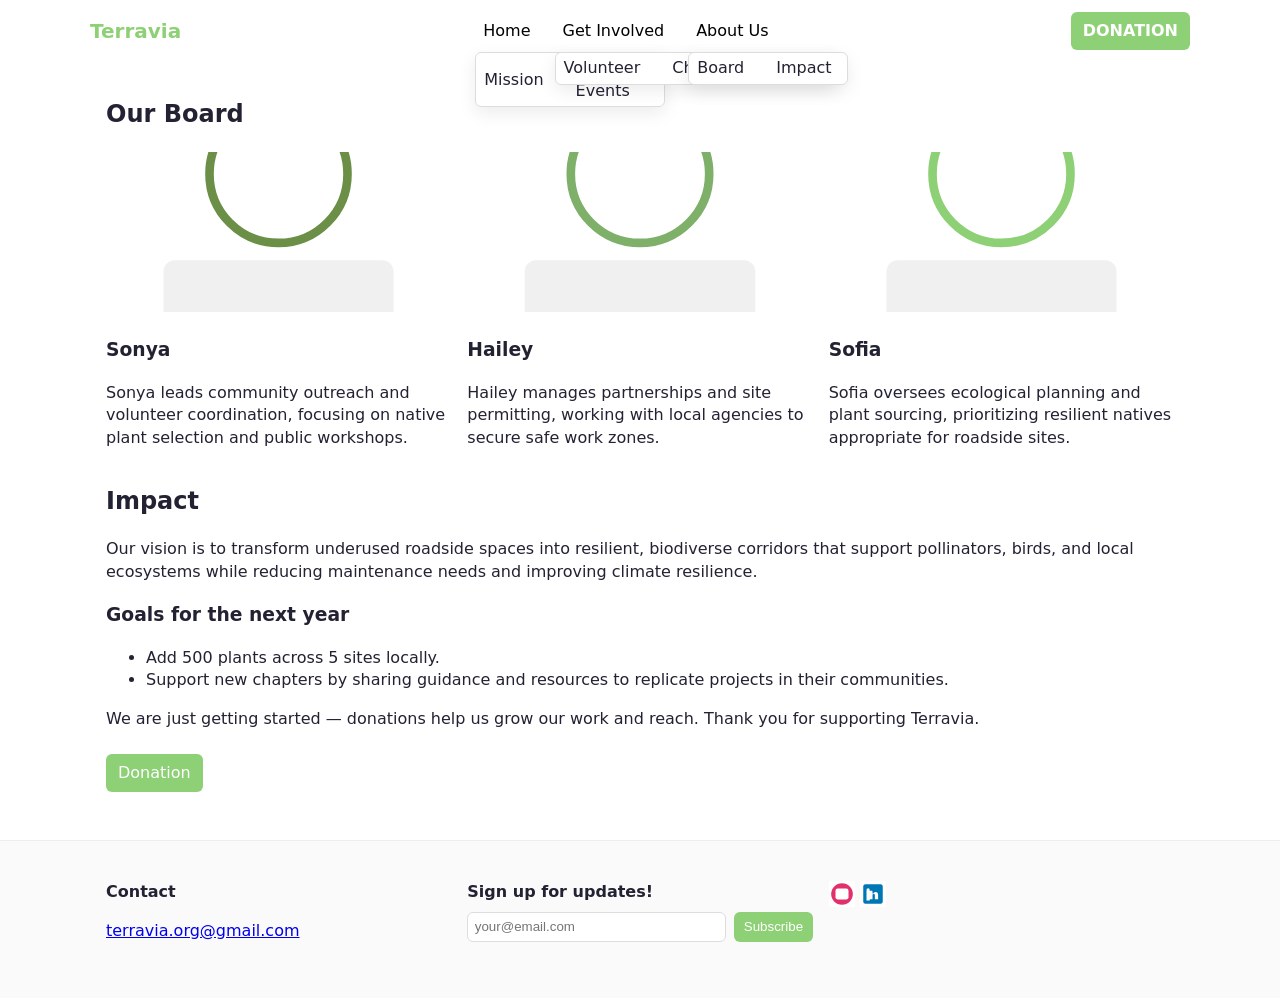
<file: terravia/about.html>
<!doctype html>
<html lang="en">
<head>
  <meta charset="utf-8">
  <meta name="viewport" content="width=device-width,initial-scale=1">
  <title>About Us — Terravia</title>
  <link rel="stylesheet" href="/terravia/css/terravia.css">
</head>
<body>
  <header class="site-header">
    <div class="container header-inner">
      <div class="site-title">Terravia</div>
      <nav class="main-nav" aria-label="Primary">
        <ul>
          <li class="nav-item dropdown" data-dropdown="home">
            <button class="drop-toggle">Home</button>
            <ul class="dropdown-menu" id="home-dropdown">
              <li><a href="/terravia/index.html#mission">Mission</a></li>
              <li><a href="/terravia/index.html#upcoming">Upcoming Events</a></li>
            </ul>
          </li>
          <li class="nav-item dropdown" data-dropdown="getinvolved">
            <button class="drop-toggle">Get Involved</button>
            <ul class="dropdown-menu" id="getinvolved-dropdown">
              <li><a href="/terravia/get-involved.html#volunteer">Volunteer</a></li>
              <li><a href="/terravia/get-involved.html#chapter">Chapter</a></li>
              <li><a href="/terravia/get-involved.html#partner">Partner</a></li>
            </ul>
          </li>
          <li class="nav-item dropdown" data-dropdown="about">
            <button class="drop-toggle">About Us</button>
            <ul class="dropdown-menu" id="about-dropdown">
              <li><a href="#board">Board</a></li>
              <li><a href="#impact">Impact</a></li>
            </ul>
          </li>
        </ul>
      </nav>
      <a class="donate-btn" href="#donation">DONATION</a>
    </div>
  </header>

  <main class="container">
    <section id="board" class="board">
      <h2>Our Board</h2>
      <div class="board-grid">
        <div class="board-member">
          <img src="/terravia/images/board-sonya.svg" alt="Portrait illustration of Sonya">
          <h3>Sonya</h3>
          <p>Sonya leads community outreach and volunteer coordination, focusing on native plant selection and public workshops.</p>
        </div>
        <div class="board-member">
          <img src="/terravia/images/board-hailey.svg" alt="Portrait illustration of Hailey">
          <h3>Hailey</h3>
          <p>Hailey manages partnerships and site permitting, working with local agencies to secure safe work zones.</p>
        </div>
        <div class="board-member">
          <img src="/terravia/images/board-sofia.svg" alt="Portrait illustration of Sofia">
          <h3>Sofia</h3>
          <p>Sofia oversees ecological planning and plant sourcing, prioritizing resilient natives appropriate for roadside sites.</p>
        </div>
      </div>
    </section>

    <section id="impact" class="impact">
      <h2>Impact</h2>
      <p>Our vision is to transform underused roadside spaces into resilient, biodiverse corridors that support pollinators, birds, and local ecosystems while reducing maintenance needs and improving climate resilience.</p>
      <h3>Goals for the next year</h3>
      <ul>
        <li>Add 500 plants across 5 sites locally.</li>
        <li>Support new chapters by sharing guidance and resources to replicate projects in their communities.</li>
      </ul>
      <p>We are just getting started — donations help us grow our work and reach. Thank you for supporting Terravia.</p>
      <a class="btn donate-large" id="donation" href="#">Donation</a>
    </section>
  </main>

  <footer class="site-footer">
    <div class="container footer-grid">
      <div class="footer-col">
        <h4>Contact</h4>
        <p><a href="mailto:terravia.org@gmail.com">terravia.org@gmail.com</a></p>
      </div>
      <div class="footer-col">
        <h4>Sign up for updates!</h4>
        <form class="signup" action="#" onsubmit="event.preventDefault(); alert('Thanks — this is a placeholder signup.');">
          <input type="email" placeholder="your@email.com" required>
          <button type="submit">Subscribe</button>
        </form>
      </div>
      <div class="footer-col social">
        <a href="#" aria-label="Instagram" class="social-link"><img src="/terravia/images/instagram.svg" alt="Instagram logo"></a>
        <a href="#" aria-label="LinkedIn" class="social-link"><img src="/terravia/images/linkedin.svg" alt="LinkedIn logo"></a>
      </div>
    </div>
  </footer>

  <script src="/terravia/js/nav.js"></script>
</body>
</html>
</file>
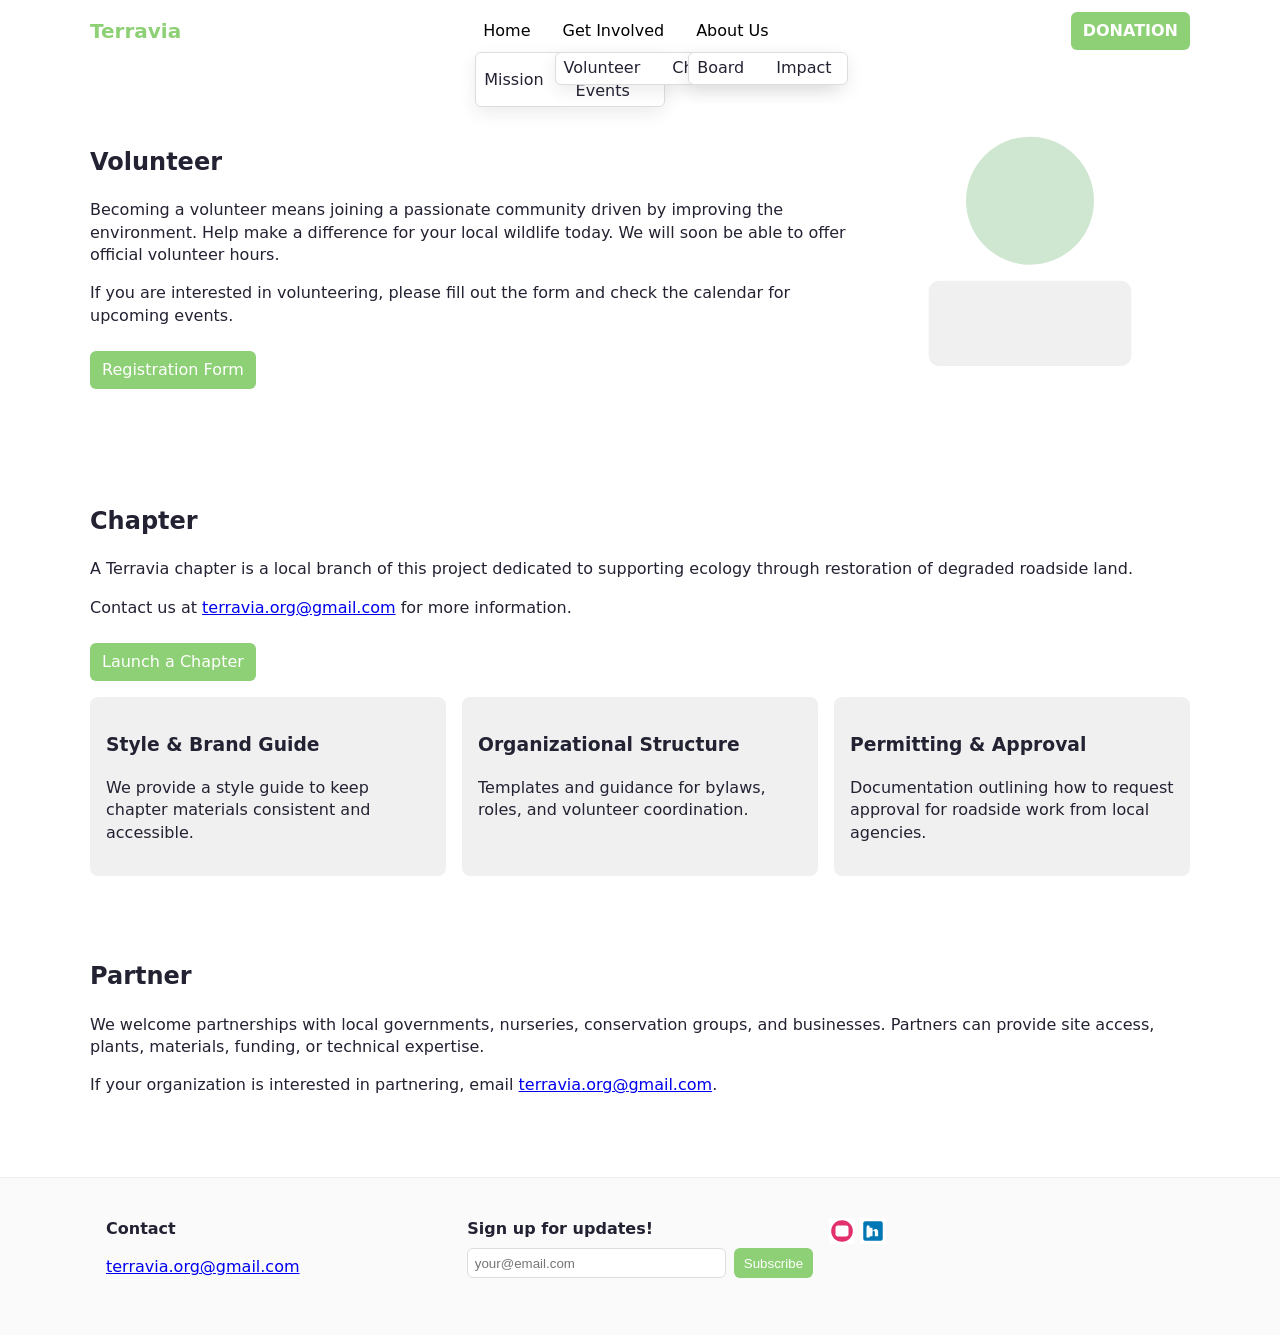
<file: terravia/get-involved.html>
<!doctype html>
<html lang="en">
<head>
  <meta charset="utf-8">
  <meta name="viewport" content="width=device-width,initial-scale=1">
  <title>Get Involved — Terravia</title>
  <link rel="stylesheet" href="/terravia/css/terravia.css">
</head>
<body>
  <header class="site-header">
    <div class="container header-inner">
      <div class="site-title">Terravia</div>
      <nav class="main-nav" aria-label="Primary">
        <ul>
          <li class="nav-item dropdown" data-dropdown="home">
            <button class="drop-toggle">Home</button>
            <ul class="dropdown-menu" id="home-dropdown">
              <li><a href="/terravia/index.html#mission">Mission</a></li>
              <li><a href="/terravia/index.html#upcoming">Upcoming Events</a></li>
            </ul>
          </li>
          <li class="nav-item dropdown" data-dropdown="getinvolved">
            <button class="drop-toggle">Get Involved</button>
            <ul class="dropdown-menu" id="getinvolved-dropdown">
              <li><a href="#volunteer">Volunteer</a></li>
              <li><a href="#chapter">Chapter</a></li>
              <li><a href="#partner">Partner</a></li>
            </ul>
          </li>
          <li class="nav-item dropdown" data-dropdown="about">
            <button class="drop-toggle">About Us</button>
            <ul class="dropdown-menu" id="about-dropdown">
              <li><a href="/terravia/about.html#board">Board</a></li>
              <li><a href="/terravia/about.html#impact">Impact</a></li>
            </ul>
          </li>
        </ul>
      </nav>
      <a class="donate-btn" href="/terravia/about.html#donation">DONATION</a>
    </div>
  </header>

  <main>
    <section id="volunteer" class="container section">
      <div class="section-grid">
        <div class="section-text">
          <h2>Volunteer</h2>
          <p>Becoming a volunteer means joining a passionate community driven by improving the environment. Help make a difference for your local wildlife today. We will soon be able to offer official volunteer hours.</p>
          <p>If you are interested in volunteering, please fill out the form and check the calendar for upcoming events.</p>
          <a class="btn" href="#" onclick="alert('Registration form placeholder')">Registration Form</a>
        </div>
        <div class="section-image">
          <img src="/terravia/images/volunteer.svg" alt="Illustration of a roadside planting site">
        </div>
      </div>
    </section>

    <section id="chapter" class="container section">
      <h2>Chapter</h2>
      <p>A Terravia chapter is a local branch of this project dedicated to supporting ecology through restoration of degraded roadside land.</p>
      <p>Contact us at <a href="mailto:terravia.org@gmail.com">terravia.org@gmail.com</a> for more information.</p>
      <a class="btn" href="#" onclick="alert('Launch a Chapter placeholder')">Launch a Chapter</a>

      <div class="chapter-cards">
        <div class="card">
          <h3>Style &amp; Brand Guide</h3>
          <p>We provide a style guide to keep chapter materials consistent and accessible.</p>
        </div>
        <div class="card">
          <h3>Organizational Structure</h3>
          <p>Templates and guidance for bylaws, roles, and volunteer coordination.</p>
        </div>
        <div class="card">
          <h3>Permitting &amp; Approval</h3>
          <p>Documentation outlining how to request approval for roadside work from local agencies.</p>
        </div>
      </div>
    </section>

    <section id="partner" class="container section">
      <h2>Partner</h2>
      <p>We welcome partnerships with local governments, nurseries, conservation groups, and businesses. Partners can provide site access, plants, materials, funding, or technical expertise.</p>
      <p>If your organization is interested in partnering, email <a href="mailto:terravia.org@gmail.com">terravia.org@gmail.com</a>.</p>
    </section>
  </main>

  <footer class="site-footer">
    <div class="container footer-grid">
      <div class="footer-col">
        <h4>Contact</h4>
        <p><a href="mailto:terravia.org@gmail.com">terravia.org@gmail.com</a></p>
      </div>
      <div class="footer-col">
        <h4>Sign up for updates!</h4>
        <form class="signup" action="#" onsubmit="event.preventDefault(); alert('Thanks — this is a placeholder signup.');">
          <input type="email" placeholder="your@email.com" required>
          <button type="submit">Subscribe</button>
        </form>
      </div>
      <div class="footer-col social">
        <a href="#" aria-label="Instagram" class="social-link"><img src="/terravia/images/instagram.svg" alt="Instagram logo"></a>
        <a href="#" aria-label="LinkedIn" class="social-link"><img src="/terravia/images/linkedin.svg" alt="LinkedIn logo"></a>
      </div>
    </div>
  </footer>

  <script src="/terravia/js/nav.js"></script>
</body>
</html>
</file>
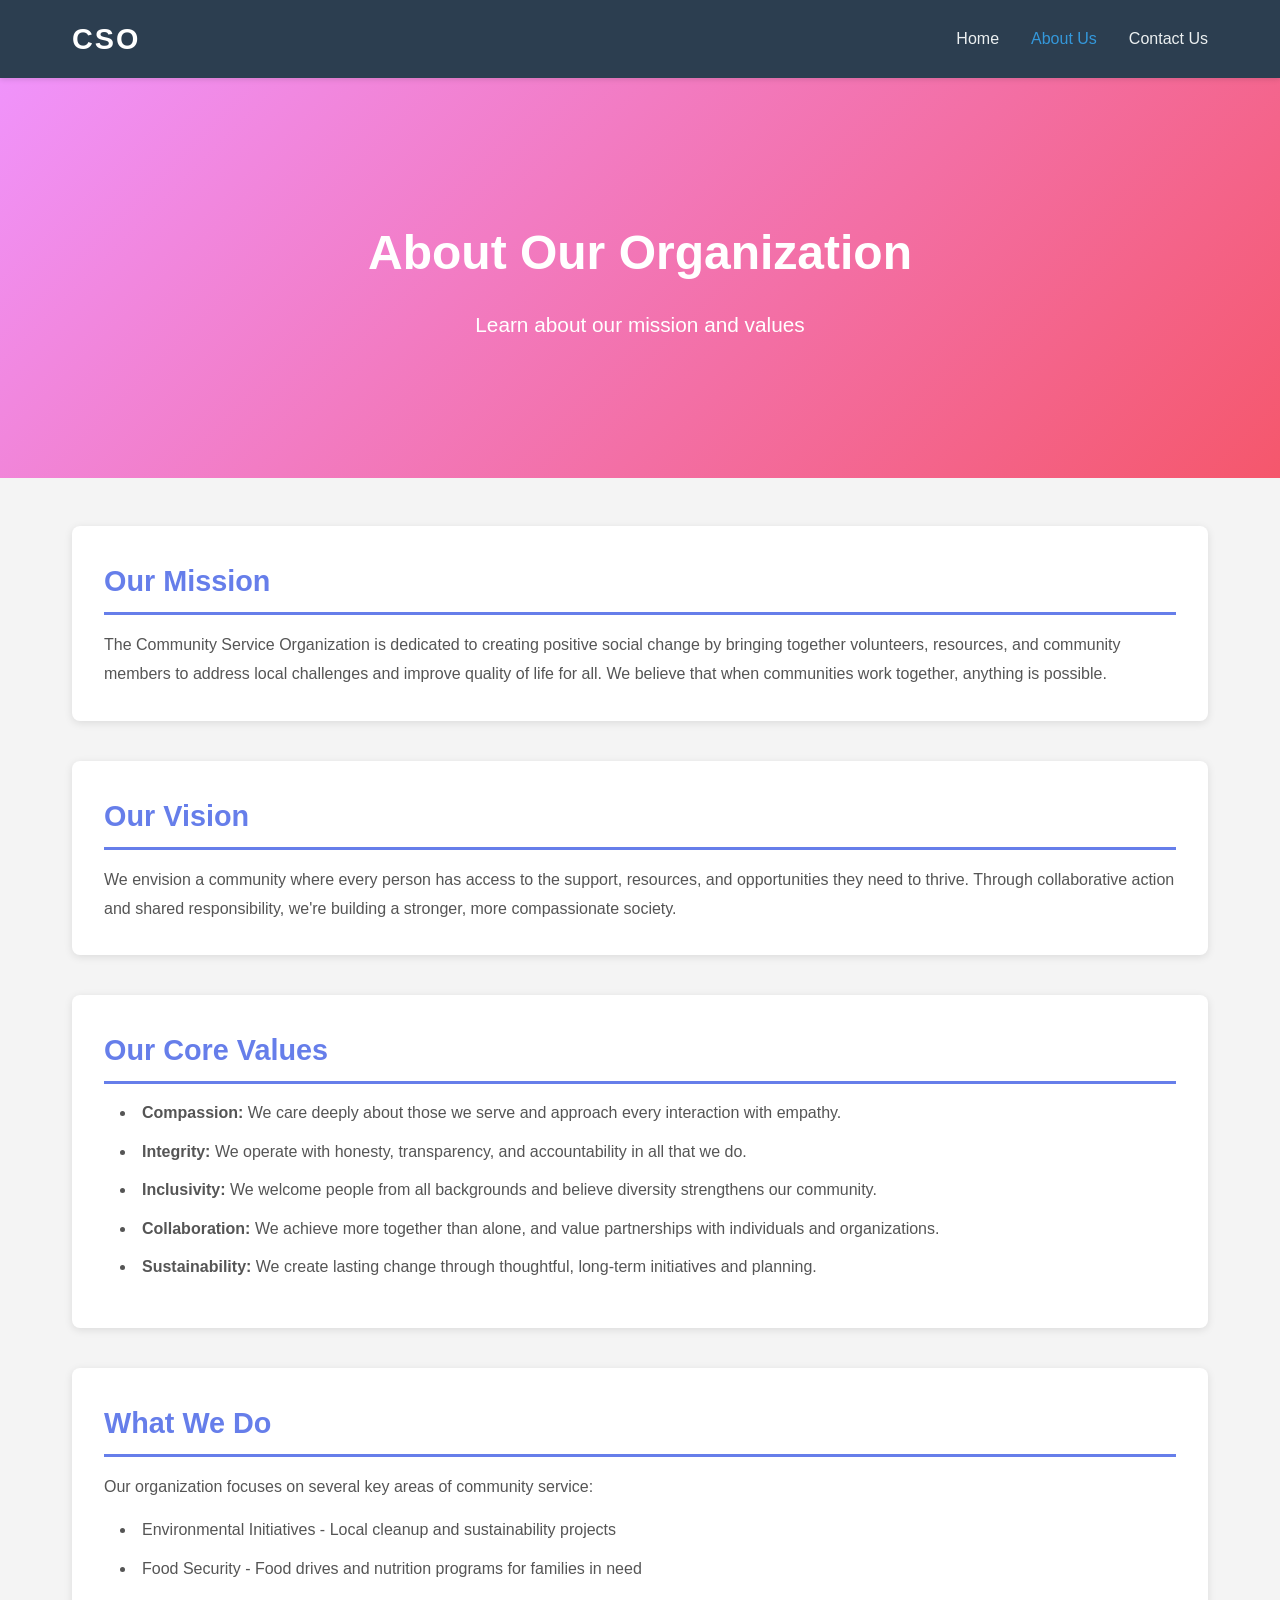
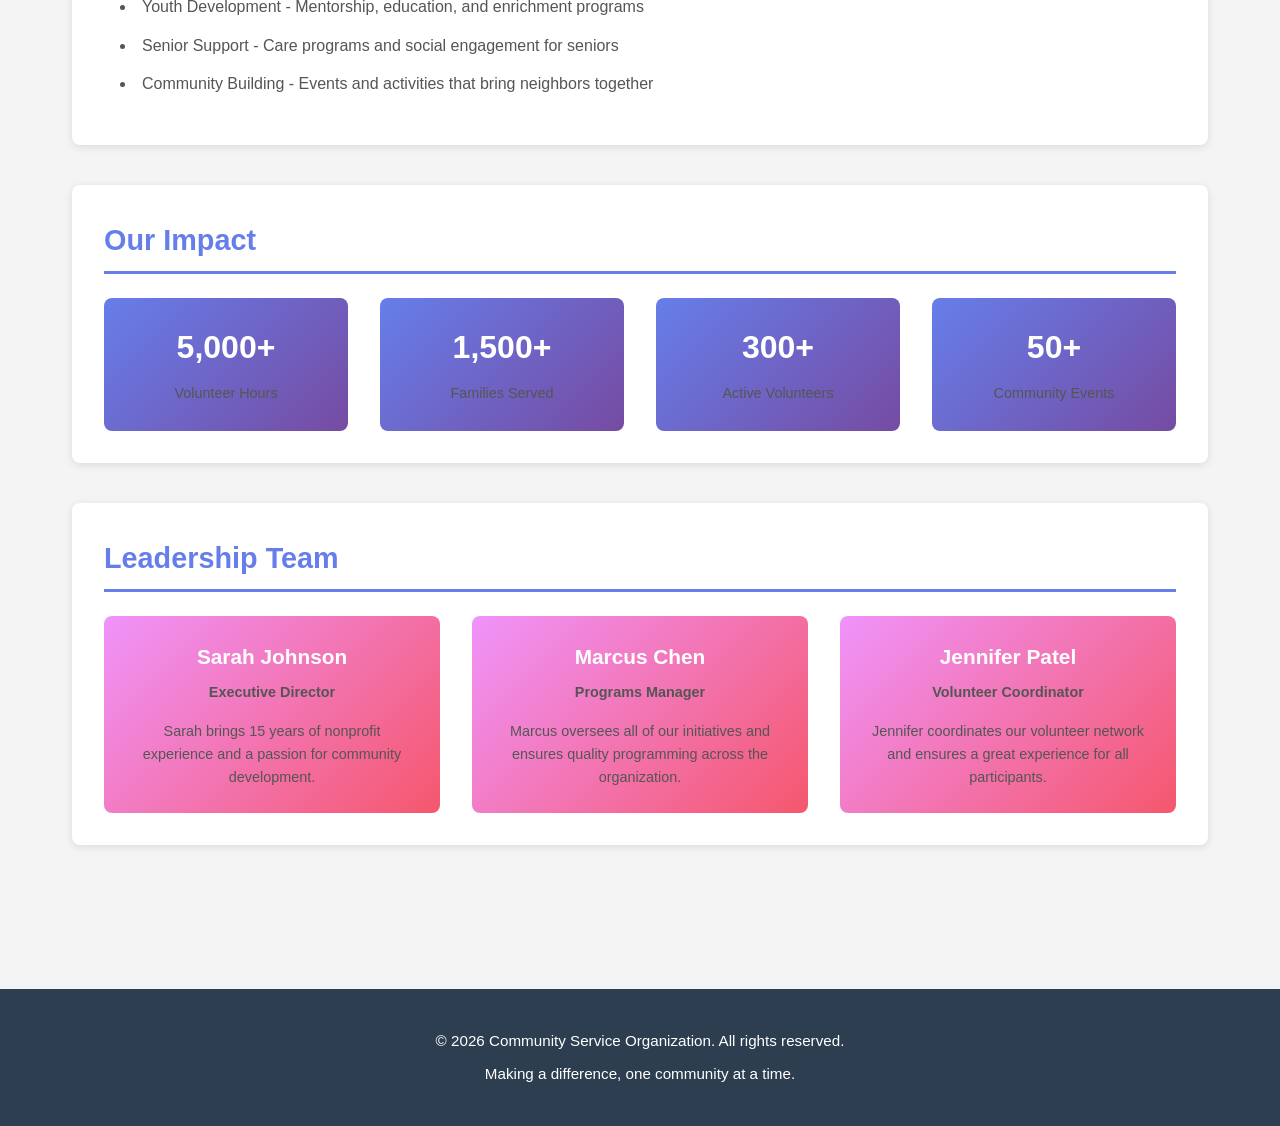
<file: tv/about.html>
<!DOCTYPE html>
<html lang="en">
<head>
    <meta charset="UTF-8">
    <meta name="viewport" content="width=device-width, initial-scale=1.0">
    <title>About Us - Community Service Organization</title>
    <link rel="stylesheet" href="styles.css">
</head>
<body>
    <!-- Navigation Bar -->
    <nav class="navbar">
        <div class="nav-container">
            <div class="logo">CSO</div>
            <ul class="nav-menu">
                <li><a href="index.html" class="nav-link">Home</a></li>
                <li><a href="about.html" class="nav-link active">About Us</a></li>
                <li><a href="contact.html" class="nav-link">Contact Us</a></li>
            </ul>
        </div>
    </nav>

    <!-- Hero Section -->
    <section class="hero hero-about">
        <div class="hero-content">
            <h1>About Our Organization</h1>
            <p>Learn about our mission and values</p>
        </div>
    </section>

    <!-- Main Content -->
    <main class="container">
        <section class="about-content">
            <div class="about-section">
                <h2>Our Mission</h2>
                <p>
                    The Community Service Organization is dedicated to creating positive social change by bringing together 
                    volunteers, resources, and community members to address local challenges and improve quality of life for all. 
                    We believe that when communities work together, anything is possible.
                </p>
            </div>

            <div class="about-section">
                <h2>Our Vision</h2>
                <p>
                    We envision a community where every person has access to the support, resources, and opportunities they need 
                    to thrive. Through collaborative action and shared responsibility, we're building a stronger, more compassionate 
                    society.
                </p>
            </div>

            <div class="about-section">
                <h2>Our Core Values</h2>
                <ul class="values-list">
                    <li><strong>Compassion:</strong> We care deeply about those we serve and approach every interaction with empathy.</li>
                    <li><strong>Integrity:</strong> We operate with honesty, transparency, and accountability in all that we do.</li>
                    <li><strong>Inclusivity:</strong> We welcome people from all backgrounds and believe diversity strengthens our community.</li>
                    <li><strong>Collaboration:</strong> We achieve more together than alone, and value partnerships with individuals and organizations.</li>
                    <li><strong>Sustainability:</strong> We create lasting change through thoughtful, long-term initiatives and planning.</li>
                </ul>
            </div>

            <div class="about-section">
                <h2>What We Do</h2>
                <p>
                    Our organization focuses on several key areas of community service:
                </p>
                <ul class="services-list">
                    <li>Environmental Initiatives - Local cleanup and sustainability projects</li>
                    <li>Food Security - Food drives and nutrition programs for families in need</li>
                    <li>Youth Development - Mentorship, education, and enrichment programs</li>
                    <li>Senior Support - Care programs and social engagement for seniors</li>
                    <li>Community Building - Events and activities that bring neighbors together</li>
                </ul>
            </div>

            <div class="about-section">
                <h2>Our Impact</h2>
                <div class="impact-stats">
                    <div class="stat">
                        <h3>5,000+</h3>
                        <p>Volunteer Hours</p>
                    </div>
                    <div class="stat">
                        <h3>1,500+</h3>
                        <p>Families Served</p>
                    </div>
                    <div class="stat">
                        <h3>300+</h3>
                        <p>Active Volunteers</p>
                    </div>
                    <div class="stat">
                        <h3>50+</h3>
                        <p>Community Events</p>
                    </div>
                </div>
            </div>

            <div class="about-section">
                <h2>Leadership Team</h2>
                <div class="team-grid">
                    <div class="team-member">
                        <h3>Sarah Johnson</h3>
                        <p class="position">Executive Director</p>
                        <p>Sarah brings 15 years of nonprofit experience and a passion for community development.</p>
                    </div>
                    <div class="team-member">
                        <h3>Marcus Chen</h3>
                        <p class="position">Programs Manager</p>
                        <p>Marcus oversees all of our initiatives and ensures quality programming across the organization.</p>
                    </div>
                    <div class="team-member">
                        <h3>Jennifer Patel</h3>
                        <p class="position">Volunteer Coordinator</p>
                        <p>Jennifer coordinates our volunteer network and ensures a great experience for all participants.</p>
                    </div>
                </div>
            </div>
        </section>
    </main>

    <!-- Footer -->
    <footer class="footer">
        <p>&copy; 2026 Community Service Organization. All rights reserved.</p>
        <p>Making a difference, one community at a time.</p>
    </footer>
</body>
</html>
</file>
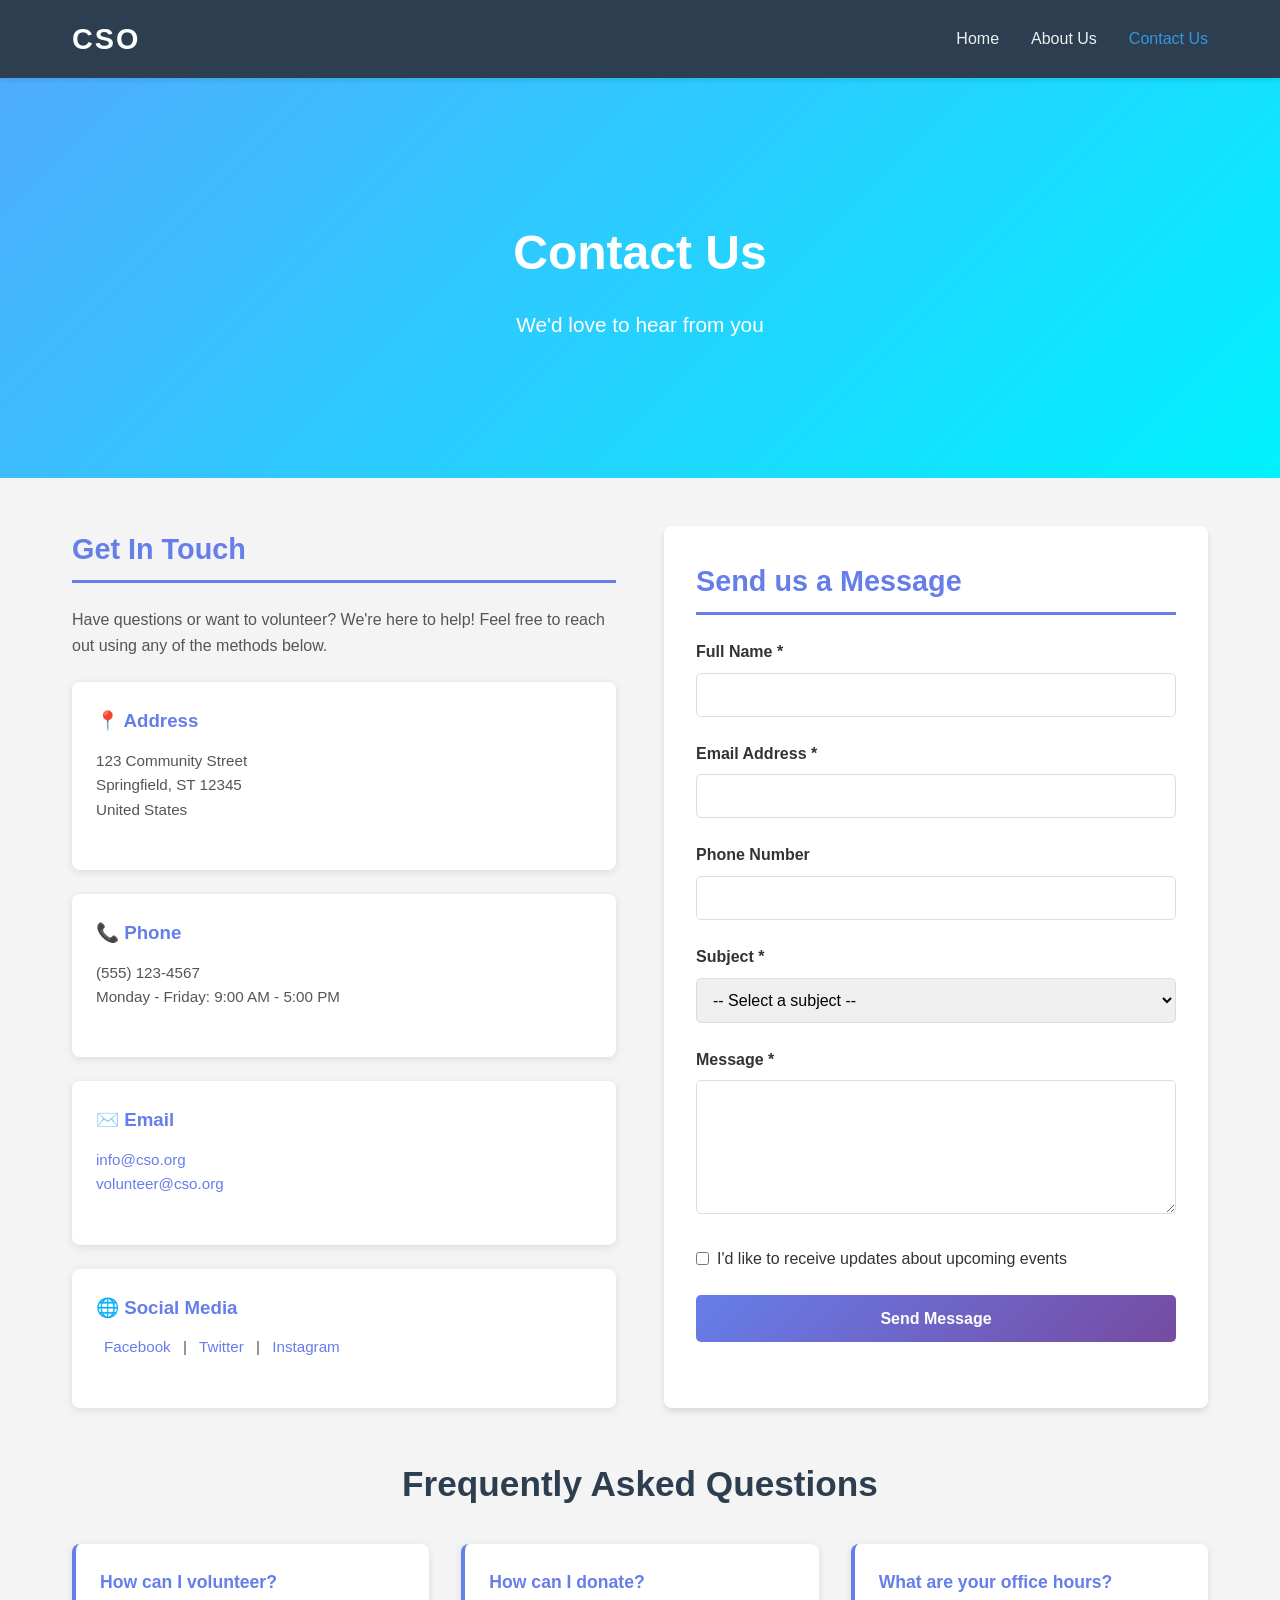
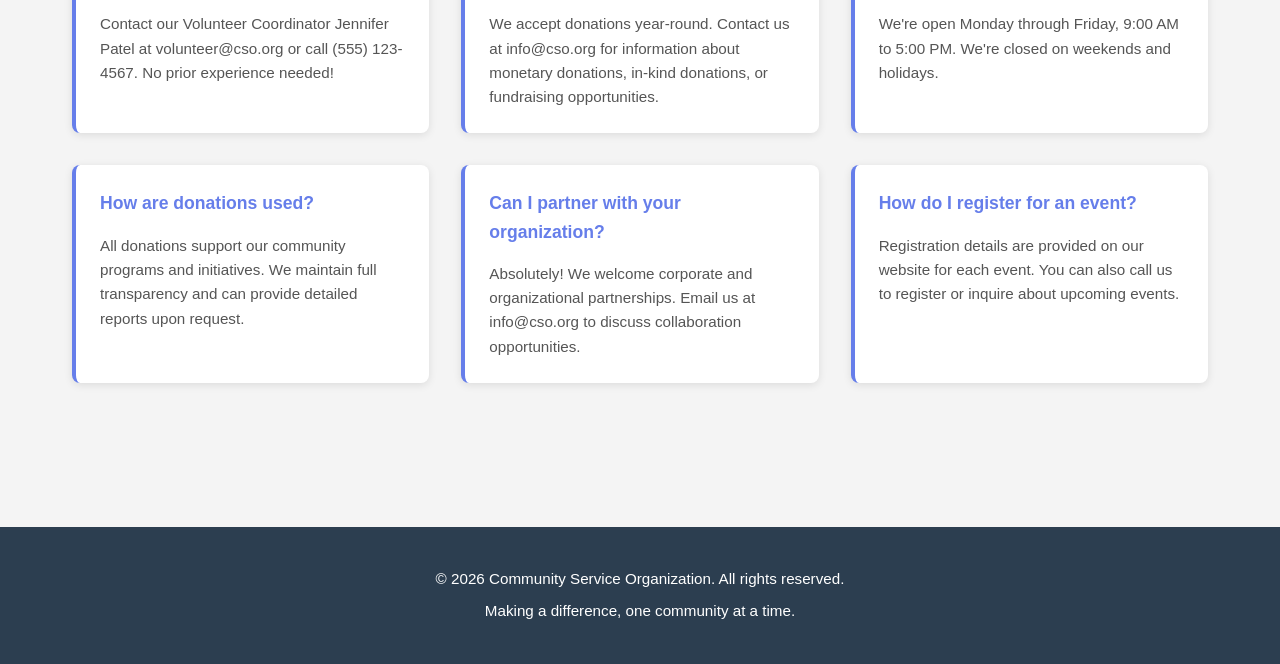
<file: tv/contact.html>
<!DOCTYPE html>
<html lang="en">
<head>
    <meta charset="UTF-8">
    <meta name="viewport" content="width=device-width, initial-scale=1.0">
    <title>Contact Us - Community Service Organization</title>
    <link rel="stylesheet" href="styles.css">
</head>
<body>
    <!-- Navigation Bar -->
    <nav class="navbar">
        <div class="nav-container">
            <div class="logo">CSO</div>
            <ul class="nav-menu">
                <li><a href="index.html" class="nav-link">Home</a></li>
                <li><a href="about.html" class="nav-link">About Us</a></li>
                <li><a href="contact.html" class="nav-link active">Contact Us</a></li>
            </ul>
        </div>
    </nav>

    <!-- Hero Section -->
    <section class="hero hero-contact">
        <div class="hero-content">
            <h1>Contact Us</h1>
            <p>We'd love to hear from you</p>
        </div>
    </section>

    <!-- Main Content -->
    <main class="container">
        <section class="contact-content">
            <div class="contact-info">
                <h2>Get In Touch</h2>
                <p>Have questions or want to volunteer? We're here to help! Feel free to reach out using any of the methods below.</p>

                <div class="contact-details">
                    <div class="detail-item">
                        <h3>📍 Address</h3>
                        <p>123 Community Street<br>
                           Springfield, ST 12345<br>
                           United States</p>
                    </div>

                    <div class="detail-item">
                        <h3>📞 Phone</h3>
                        <p>(555) 123-4567<br>
                           Monday - Friday: 9:00 AM - 5:00 PM</p>
                    </div>

                    <div class="detail-item">
                        <h3>✉️ Email</h3>
                        <p><a href="mailto:info@cso.org">info@cso.org</a><br>
                           <a href="mailto:volunteer@cso.org">volunteer@cso.org</a></p>
                    </div>

                    <div class="detail-item">
                        <h3>🌐 Social Media</h3>
                        <p>
                            <a href="#" class="social-link">Facebook</a> | 
                            <a href="#" class="social-link">Twitter</a> | 
                            <a href="#" class="social-link">Instagram</a>
                        </p>
                    </div>
                </div>
            </div>

            <div class="contact-form-section">
                <h2>Send us a Message</h2>
                <form class="contact-form" action="#" method="POST">
                    <div class="form-group">
                        <label for="name">Full Name *</label>
                        <input type="text" id="name" name="name" required>
                    </div>

                    <div class="form-group">
                        <label for="email">Email Address *</label>
                        <input type="email" id="email" name="email" required>
                    </div>

                    <div class="form-group">
                        <label for="phone">Phone Number</label>
                        <input type="tel" id="phone" name="phone">
                    </div>

                    <div class="form-group">
                        <label for="subject">Subject *</label>
                        <select id="subject" name="subject" required>
                            <option value="">-- Select a subject --</option>
                            <option value="volunteer">Volunteer Inquiry</option>
                            <option value="donation">Donation Information</option>
                            <option value="partnership">Partnership Opportunity</option>
                            <option value="event">Event Information</option>
                            <option value="general">General Inquiry</option>
                            <option value="other">Other</option>
                        </select>
                    </div>

                    <div class="form-group">
                        <label for="message">Message *</label>
                        <textarea id="message" name="message" rows="6" required></textarea>
                    </div>

                    <div class="form-group checkbox">
                        <input type="checkbox" id="newsletter" name="newsletter">
                        <label for="newsletter">I'd like to receive updates about upcoming events</label>
                    </div>

                    <button type="submit" class="submit-btn">Send Message</button>
                </form>
            </div>
        </section>

        <section class="faq-section">
            <h2>Frequently Asked Questions</h2>
            <div class="faq-grid">
                <div class="faq-item">
                    <h3>How can I volunteer?</h3>
                    <p>Contact our Volunteer Coordinator Jennifer Patel at volunteer@cso.org or call (555) 123-4567. 
                       No prior experience needed!</p>
                </div>

                <div class="faq-item">
                    <h3>How can I donate?</h3>
                    <p>We accept donations year-round. Contact us at info@cso.org for information about monetary donations, 
                       in-kind donations, or fundraising opportunities.</p>
                </div>

                <div class="faq-item">
                    <h3>What are your office hours?</h3>
                    <p>We're open Monday through Friday, 9:00 AM to 5:00 PM. We're closed on weekends and holidays.</p>
                </div>

                <div class="faq-item">
                    <h3>How are donations used?</h3>
                    <p>All donations support our community programs and initiatives. We maintain full transparency and can 
                       provide detailed reports upon request.</p>
                </div>

                <div class="faq-item">
                    <h3>Can I partner with your organization?</h3>
                    <p>Absolutely! We welcome corporate and organizational partnerships. Email us at info@cso.org to discuss 
                       collaboration opportunities.</p>
                </div>

                <div class="faq-item">
                    <h3>How do I register for an event?</h3>
                    <p>Registration details are provided on our website for each event. You can also call us to register 
                       or inquire about upcoming events.</p>
                </div>
            </div>
        </section>
    </main>

    <!-- Footer -->
    <footer class="footer">
        <p>&copy; 2026 Community Service Organization. All rights reserved.</p>
        <p>Making a difference, one community at a time.</p>
    </footer>
</body>
</html>
</file>
<file: terravia/css/terravia.css>
/* terravia styles */
:root{
  --bg: #ffffff;
  --accent: #8dd075;
  --accent-light: #e3ffd9;
  --surface: #f0f0f0;
  --text: #223;
  --muted: #666;
}
*{box-sizing:border-box}
body{font-family:system-ui,-apple-system,Segoe UI,Roboto,Arial; margin:0;background:var(--bg);color:var(--text);line-height:1.4}
.container{max-width:1100px;margin:0 auto;padding:1rem}
.header-inner{display:flex;align-items:center;justify-content:space-between;padding:.75rem 0}
.site-title{font-weight:700;font-size:1.25rem;color:var(--accent)}
.main-nav ul{list-style:none;margin:0;padding:0;display:flex;gap:1rem;align-items:center}
.main-nav .drop-toggle{background:none;border:none;font:inherit;cursor:pointer;padding:.25rem .5rem}
.dropdown{position:relative}
.dropdown-menu{position:absolute;top:calc(100% + 6px);left:0;background:var(--bg);border:1px solid #ddd;padding:.5rem;border-radius:6px;display:none;min-width:160px;box-shadow:0 6px 18px rgba(0,0,0,.08)}
.dropdown-menu li{margin:0}
.dropdown-menu a{display:block;padding:.25rem .5rem;color:var(--text);text-decoration:none}
.dropdown.open .dropdown-menu{display:block}
.donate-btn{background:var(--accent);color:#fff;padding:.5rem .75rem;border-radius:6px;text-decoration:none;font-weight:600}

/* Carousel */
.carousel{position:relative;overflow:hidden;background:var(--surface);border-radius:8px;margin:1rem auto;max-width:1100px}
.slides{display:flex;transition:transform .5s ease}
.slide{min-width:100%;position:relative;display:flex;align-items:center;gap:1rem;padding:1rem}
.slide img{width:50%;height:260px;object-fit:cover;border-radius:6px}
.slide-content{padding:1rem}
.slide-content h2{margin:0 0 .5rem}
.cta{display:inline-block;background:var(--accent);color:#fff;padding:.5rem .75rem;border-radius:6px;text-decoration:none}
.carousel-controls{position:absolute;right:12px;bottom:12px;display:flex;gap:.5rem}
.carousel-controls button{background:rgba(0,0,0,.6);color:#fff;border:none;padding:.4rem .6rem;border-radius:4px;cursor:pointer}

/* Mission */
.mission{display:flex;gap:1rem;align-items:center;padding:2rem 1rem}
.mission-image img{width:320px;height:180px;object-fit:cover;border-radius:8px}

/* Upcoming events */
.section-header{display:flex;align-items:center;justify-content:space-between}
.events-grid{display:grid;grid-template-columns:repeat(auto-fit,minmax(220px,1fr));gap:1rem;margin-top:1rem}
.event-card{background:var(--surface);padding:1rem;border-radius:8px}
.event-card img{width:100%;height:140px;object-fit:cover;border-radius:6px}
.calendar-btn{background:var(--accent-light);color:var(--text);padding:.4rem .6rem;border-radius:6px;text-decoration:none}

/* sections */
.section{padding:2rem 0}
.section-grid{display:grid;grid-template-columns:1fr 320px;gap:1rem;align-items:center}
.section-image img{width:100%;height:auto;border-radius:8px}
.chapter-cards{display:grid;grid-template-columns:repeat(auto-fit,minmax(220px,1fr));gap:1rem;margin-top:1rem}
.card{background:var(--surface);padding:1rem;border-radius:8px}
.btn{background:var(--accent);color:#fff;padding:.5rem .75rem;border-radius:6px;text-decoration:none;display:inline-block;margin-top:.5rem}

/* About */
.board-grid{display:grid;grid-template-columns:repeat(auto-fit,minmax(220px,1fr));gap:1rem;margin:1rem 0}
.board-member img{width:100%;height:160px;object-fit:cover;border-radius:8px}

/* Footer */
.site-footer{background:#fafafa;padding:1.5rem 0;margin-top:2rem;border-top:1px solid #eee}
.footer-grid{display:grid;grid-template-columns:1fr 1fr 1fr;gap:1rem;align-items:start}
.footer-col h4{margin:0 0 .5rem}
.signup{display:flex;gap:.5rem}
.signup input{flex:1;padding:.4rem;border:1px solid #ddd;border-radius:6px}
.signup button{background:var(--accent);color:#fff;border:none;padding:.4rem .6rem;border-radius:6px}
.social img{width:26px;height:26px}

/* Responsive */
@media (max-width:800px){
  .mission{flex-direction:column}
  .slide img{display:none}
  .section-grid{grid-template-columns:1fr}
  .header-inner{gap:.5rem}
  .main-nav ul{display:flex;gap:.5rem}
}

.sr-only{position:absolute;width:1px;height:1px;padding:0;margin:-1px;overflow:hidden;clip:rect(0,0,0,0);white-space:nowrap;border:0}
</file>
<file: tv/styles.css>
/* Global Styles */
* {
    margin: 0;
    padding: 0;
    box-sizing: border-box;
}

body {
    font-family: 'Segoe UI', Tahoma, Geneva, Verdana, sans-serif;
    line-height: 1.6;
    color: #333;
    background-color: #f4f4f4;
}

/* Navigation Bar */
.navbar {
    background-color: #2c3e50;
    padding: 1rem 0;
    position: sticky;
    top: 0;
    z-index: 100;
    box-shadow: 0 2px 5px rgba(0, 0, 0, 0.1);
}

.nav-container {
    max-width: 1200px;
    margin: 0 auto;
    padding: 0 2rem;
    display: flex;
    justify-content: space-between;
    align-items: center;
}

.logo {
    font-size: 1.8rem;
    font-weight: bold;
    color: #fff;
    letter-spacing: 2px;
}

.nav-menu {
    display: flex;
    list-style: none;
    gap: 2rem;
}

.nav-link {
    color: #ecf0f1;
    text-decoration: none;
    transition: color 0.3s ease;
    font-weight: 500;
}

.nav-link:hover,
.nav-link.active {
    color: #3498db;
}

/* Hero Section */
.hero {
    background: linear-gradient(135deg, #667eea 0%, #764ba2 100%);
    color: white;
    padding: 6rem 2rem;
    text-align: center;
    min-height: 400px;
    display: flex;
    align-items: center;
    justify-content: center;
}

.hero-about {
    background: linear-gradient(135deg, #f093fb 0%, #f5576c 100%);
}

.hero-contact {
    background: linear-gradient(135deg, #4facfe 0%, #00f2fe 100%);
}

.hero-content h1 {
    font-size: 3rem;
    margin-bottom: 1rem;
    animation: fadeInDown 0.8s ease;
}

.hero-content p {
    font-size: 1.3rem;
    animation: fadeInUp 0.8s ease 0.2s backwards;
}

@keyframes fadeInDown {
    from {
        opacity: 0;
        transform: translateY(-30px);
    }
    to {
        opacity: 1;
        transform: translateY(0);
    }
}

@keyframes fadeInUp {
    from {
        opacity: 0;
        transform: translateY(30px);
    }
    to {
        opacity: 1;
        transform: translateY(0);
    }
}

/* Container */
.container {
    max-width: 1200px;
    margin: 0 auto;
    padding: 3rem 2rem;
}

main section {
    margin-bottom: 3rem;
}

/* Home Page - Upcoming Events */
.upcoming-events h2 {
    font-size: 2.2rem;
    margin-bottom: 2rem;
    color: #2c3e50;
    text-align: center;
}

.events-grid {
    display: grid;
    grid-template-columns: repeat(auto-fit, minmax(280px, 1fr));
    gap: 2rem;
}

.event-card {
    background: white;
    border-radius: 8px;
    padding: 2rem;
    box-shadow: 0 4px 6px rgba(0, 0, 0, 0.1);
    transition: transform 0.3s ease, box-shadow 0.3s ease;
}

.event-card:hover {
    transform: translateY(-5px);
    box-shadow: 0 8px 12px rgba(0, 0, 0, 0.15);
}

.event-card h3 {
    color: #667eea;
    margin-bottom: 1rem;
    font-size: 1.4rem;
}

.event-card p {
    margin-bottom: 0.5rem;
}

.event-date,
.event-time,
.event-location {
    color: #555;
    font-size: 0.95rem;
}

/* CTA Section */
.cta-section {
    background: linear-gradient(135deg, #667eea 0%, #764ba2 100%);
    color: white;
    padding: 3rem 2rem;
    border-radius: 8px;
    text-align: center;
}

.cta-section h2 {
    font-size: 2rem;
    margin-bottom: 1rem;
}

.cta-section p {
    font-size: 1.1rem;
    margin-bottom: 2rem;
}

.cta-button {
    display: inline-block;
    background-color: #fff;
    color: #667eea;
    padding: 0.8rem 2rem;
    text-decoration: none;
    border-radius: 5px;
    font-weight: bold;
    transition: background-color 0.3s ease, transform 0.3s ease;
}

.cta-button:hover {
    background-color: #ecf0f1;
    transform: scale(1.05);
}

/* About Page */
.about-content {
    display: grid;
    gap: 2.5rem;
}

.about-section {
    background: white;
    padding: 2rem;
    border-radius: 8px;
    box-shadow: 0 2px 8px rgba(0, 0, 0, 0.1);
}

.about-section h2 {
    color: #667eea;
    font-size: 1.8rem;
    margin-bottom: 1rem;
    border-bottom: 3px solid #667eea;
    padding-bottom: 0.5rem;
}

.about-section p {
    font-size: 1rem;
    line-height: 1.8;
    color: #555;
}

.values-list,
.services-list {
    list-style-position: inside;
    margin: 1rem 0;
}

.values-list li,
.services-list li {
    margin: 0.8rem 0;
    padding-left: 1rem;
    color: #555;
}

/* Impact Stats */
.impact-stats {
    display: grid;
    grid-template-columns: repeat(auto-fit, minmax(150px, 1fr));
    gap: 2rem;
    margin-top: 1.5rem;
}

.stat {
    text-align: center;
    padding: 1.5rem;
    background: linear-gradient(135deg, #667eea 0%, #764ba2 100%);
    color: white;
    border-radius: 8px;
}

.stat h3 {
    font-size: 2rem;
    margin-bottom: 0.5rem;
}

.stat p {
    font-size: 0.9rem;
}

/* Team Grid */
.team-grid {
    display: grid;
    grid-template-columns: repeat(auto-fit, minmax(250px, 1fr));
    gap: 2rem;
    margin-top: 1.5rem;
}

.team-member {
    background: linear-gradient(135deg, #f093fb 0%, #f5576c 100%);
    color: white;
    padding: 1.5rem;
    border-radius: 8px;
    text-align: center;
}

.team-member h3 {
    font-size: 1.3rem;
    margin-bottom: 0.5rem;
}

.position {
    font-weight: bold;
    margin-bottom: 1rem;
    font-size: 0.95rem;
}

.team-member p {
    font-size: 0.9rem;
    line-height: 1.6;
}

/* Contact Page */
.contact-content {
    display: grid;
    grid-template-columns: 1fr 1fr;
    gap: 3rem;
    margin-bottom: 3rem;
}

.contact-info h2,
.contact-form-section h2 {
    color: #667eea;
    font-size: 1.8rem;
    margin-bottom: 1.5rem;
    border-bottom: 3px solid #667eea;
    padding-bottom: 0.5rem;
}

.contact-info p {
    color: #555;
    margin-bottom: 1.5rem;
}

.contact-details {
    display: grid;
    gap: 1.5rem;
}

.detail-item {
    background: white;
    padding: 1.5rem;
    border-radius: 8px;
    box-shadow: 0 2px 8px rgba(0, 0, 0, 0.1);
}

.detail-item h3 {
    color: #667eea;
    margin-bottom: 0.8rem;
}

.detail-item p {
    font-size: 0.95rem;
}

.detail-item a {
    color: #667eea;
    text-decoration: none;
}

.detail-item a:hover {
    text-decoration: underline;
}

.social-link {
    margin: 0 0.5rem;
}

/* Contact Form */
.contact-form-section {
    background: white;
    padding: 2rem;
    border-radius: 8px;
    box-shadow: 0 4px 6px rgba(0, 0, 0, 0.1);
}

.form-group {
    margin-bottom: 1.5rem;
}

.form-group label {
    display: block;
    margin-bottom: 0.5rem;
    font-weight: 600;
    color: #333;
}

.form-group input,
.form-group select,
.form-group textarea {
    width: 100%;
    padding: 0.75rem;
    border: 1px solid #ddd;
    border-radius: 5px;
    font-family: inherit;
    font-size: 1rem;
    transition: border-color 0.3s ease;
}

.form-group input:focus,
.form-group select:focus,
.form-group textarea:focus {
    outline: none;
    border-color: #667eea;
    box-shadow: 0 0 5px rgba(102, 126, 234, 0.2);
}

.form-group.checkbox {
    display: flex;
    align-items: center;
    gap: 0.5rem;
}

.form-group.checkbox input {
    width: auto;
    margin: 0;
}

.form-group.checkbox label {
    margin: 0;
    font-weight: 400;
}

.submit-btn {
    background: linear-gradient(135deg, #667eea 0%, #764ba2 100%);
    color: white;
    padding: 0.9rem 2rem;
    border: none;
    border-radius: 5px;
    font-size: 1rem;
    font-weight: bold;
    cursor: pointer;
    transition: transform 0.3s ease, box-shadow 0.3s ease;
    width: 100%;
}

.submit-btn:hover {
    transform: scale(1.02);
    box-shadow: 0 6px 12px rgba(102, 126, 234, 0.4);
}

/* FAQ Section */
.faq-section h2 {
    font-size: 2.2rem;
    margin-bottom: 2rem;
    color: #2c3e50;
    text-align: center;
}

.faq-grid {
    display: grid;
    grid-template-columns: repeat(auto-fit, minmax(300px, 1fr));
    gap: 2rem;
}

.faq-item {
    background: white;
    padding: 1.5rem;
    border-radius: 8px;
    box-shadow: 0 2px 8px rgba(0, 0, 0, 0.1);
    border-left: 4px solid #667eea;
}

.faq-item h3 {
    color: #667eea;
    margin-bottom: 1rem;
    font-size: 1.1rem;
}

.faq-item p {
    color: #555;
    font-size: 0.95rem;
    line-height: 1.6;
}

/* Footer */
.footer {
    background-color: #2c3e50;
    color: white;
    text-align: center;
    padding: 2rem;
    margin-top: 3rem;
}

.footer p {
    margin: 0.5rem 0;
    font-size: 0.95rem;
}

/* Responsive Design */
@media (max-width: 768px) {
    .nav-menu {
        gap: 1rem;
    }

    .hero-content h1 {
        font-size: 2rem;
    }

    .hero-content p {
        font-size: 1rem;
    }

    .contact-content {
        grid-template-columns: 1fr;
    }

    .events-grid,
    .team-grid,
    .faq-grid {
        grid-template-columns: 1fr;
    }

    .impact-stats {
        grid-template-columns: repeat(2, 1fr);
    }

    .container {
        padding: 2rem 1rem;
    }
}

@media (max-width: 480px) {
    .nav-container {
        flex-direction: column;
        gap: 1rem;
    }

    .nav-menu {
        flex-direction: column;
        gap: 0.5rem;
        text-align: center;
    }

    .hero {
        padding: 3rem 1rem;
        min-height: 300px;
    }

    .hero-content h1 {
        font-size: 1.5rem;
    }

    .about-section h2,
    .contact-form-section h2,
    .contact-info h2 {
        font-size: 1.4rem;
    }

    .impact-stats {
        grid-template-columns: 1fr;
    }
}
</file>
